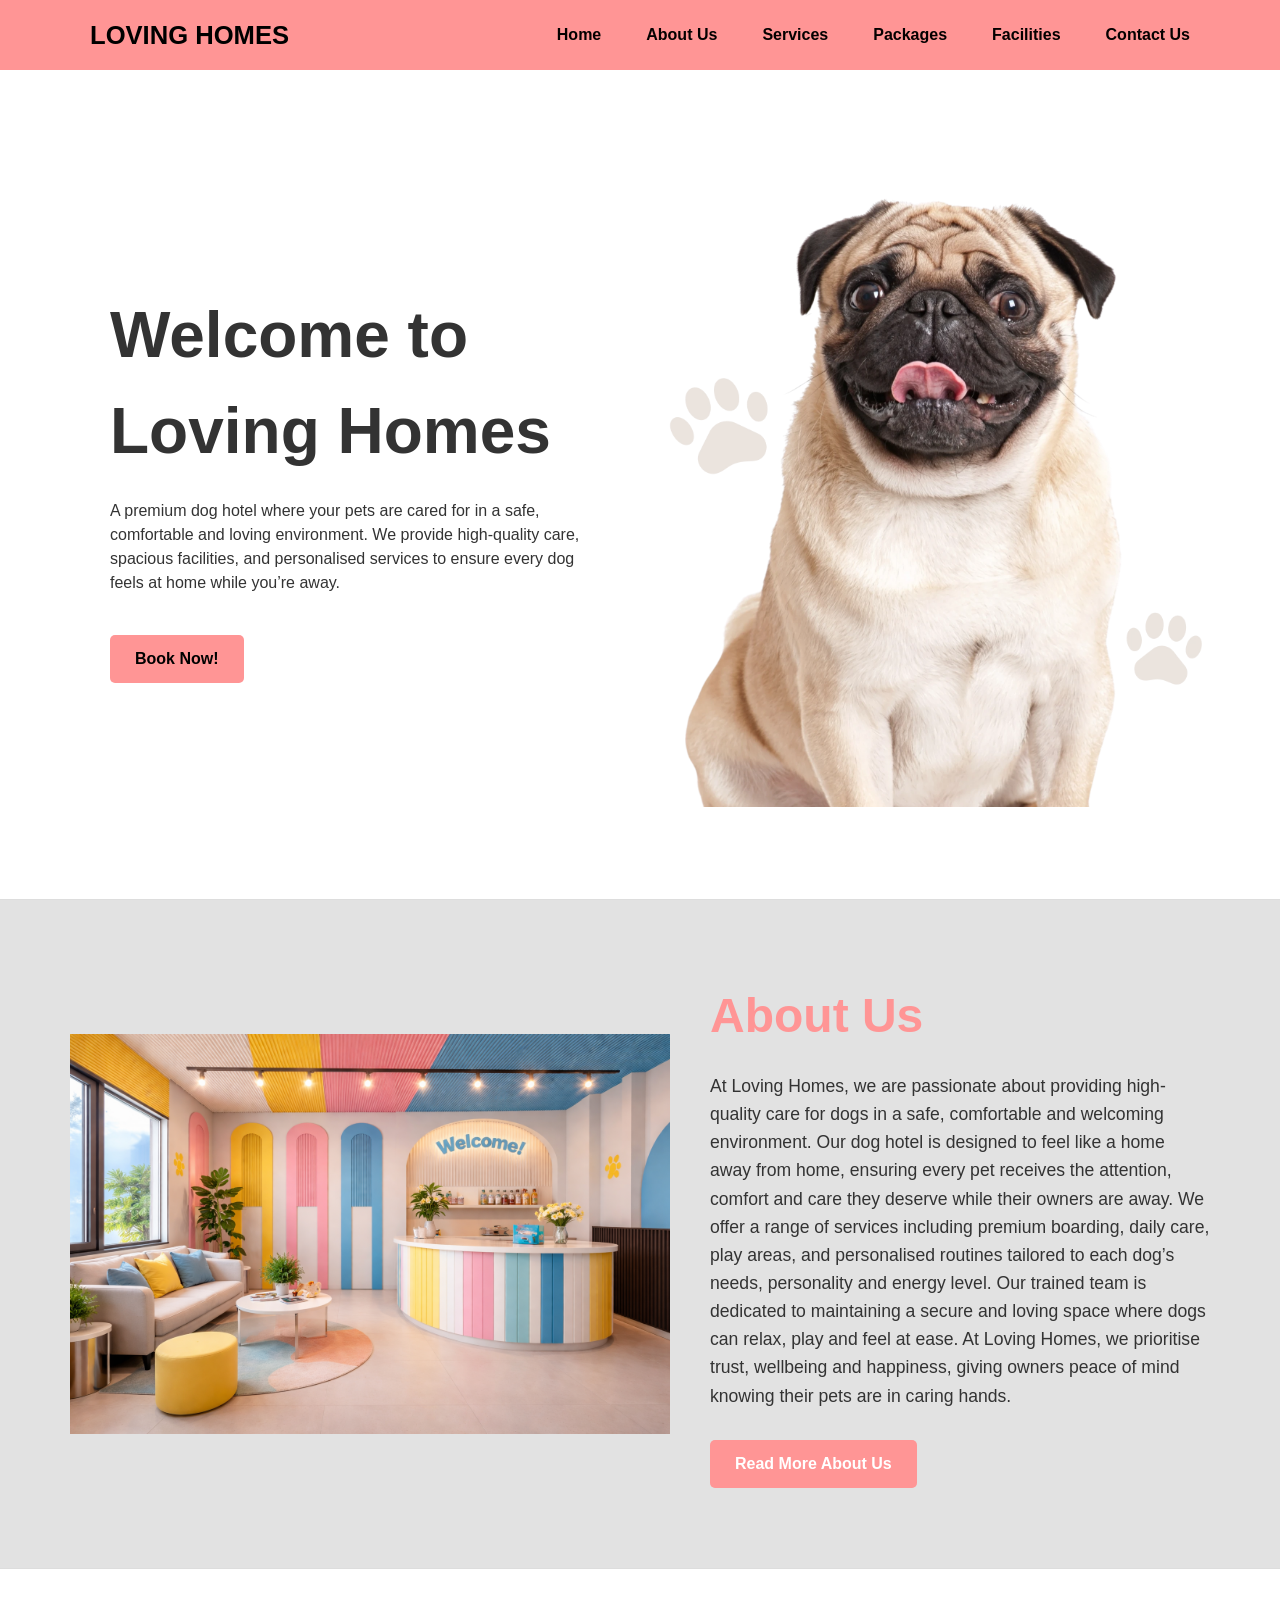
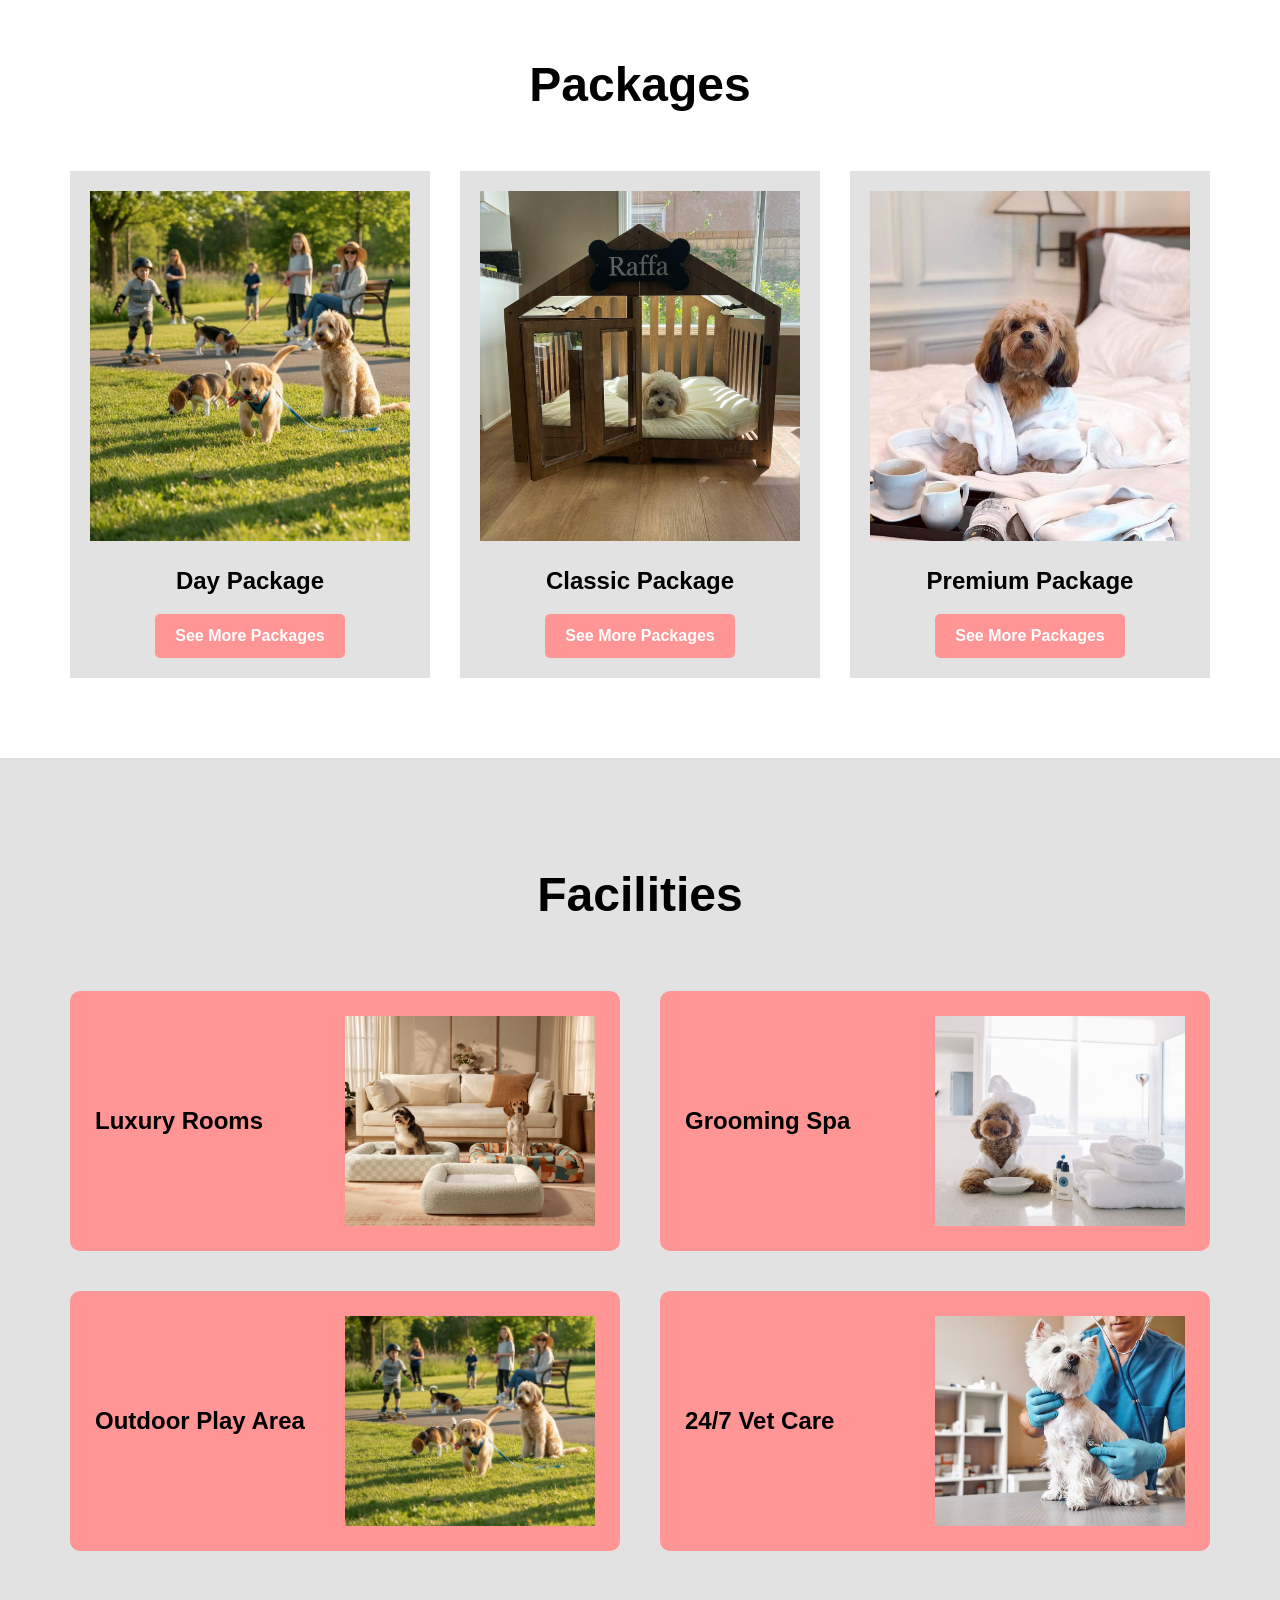
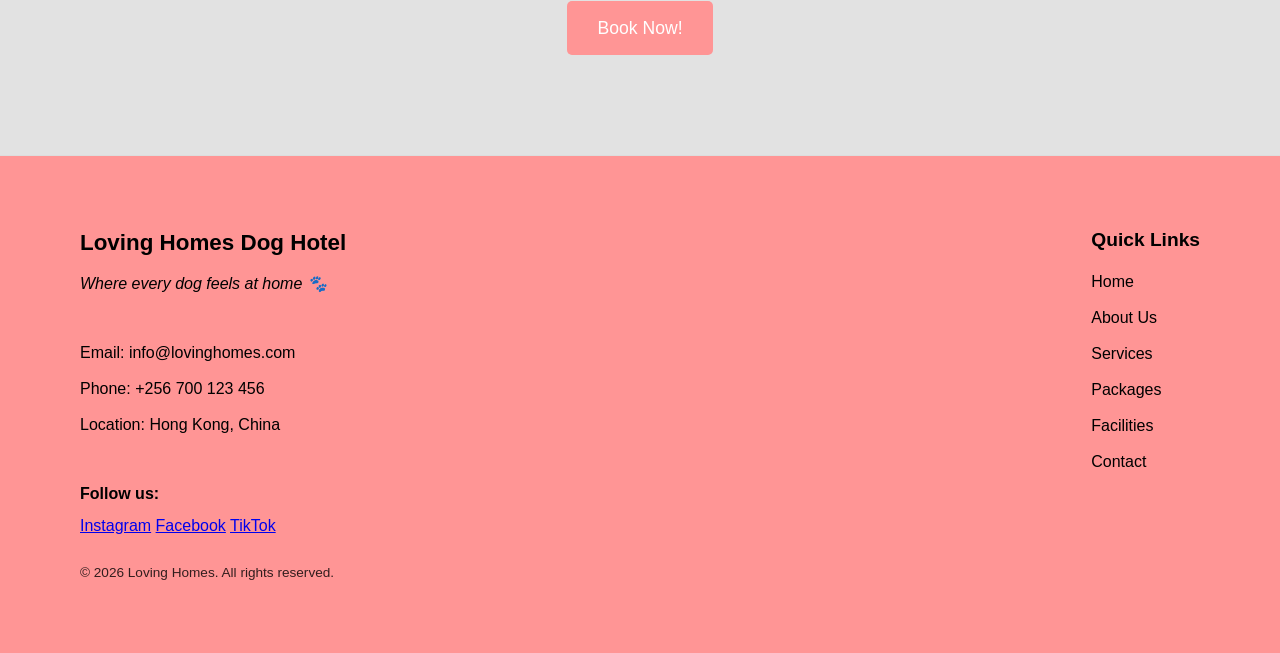
<file: index.html>
<!DOCTYPE html>
<html lang="en">
<head>
  <meta charset="UTF-8">
  <meta name="viewport" content="width=device-width, initial-scale=1.0">
  <title>Loving Homes Dog Hotel</title>

  <link rel="stylesheet" href="style.css">

</head>
<body>
  <!-- Header -->

  <header>
  <h1>LOVING HOMES</h1>

  <!-- BURGER ICON -->
  <div class="burger" onclick="toggleMenu()">
    ☰
  </div>

  <nav id="navMenu">
    <ul>
      <li><a href="index.html">Home</a></li>
      <li><a href="about.html">About Us</a></li>
      <li><a href="services.html">Services</a></li>
      <li><a href="packages.html">Packages</a></li>
      <li><a href="facilities.html">Facilities</a></li>
      <li><a href="contact.html">Contact Us</a></li>
    </ul>
  </nav>
</header>

<section class="hero">
  <div class="hero-text">
    <h2>Welcome to <br> Loving Homes</h2>
    <p>A premium dog hotel where your pets are cared for in a safe, comfortable and loving environment. We provide high-quality care, spacious facilities, and personalised services to ensure every dog feels at home while you’re away.</p>
    <a href="contact.html" class="hero-btn">Book Now!</a>
  </div>

  <div class="hero-image">
    <img src="images/happypug.webp" alt="Happy dog">
  </div>
</section>

<section class="about-preview">
  
  <div class="about-image">
    <img src="images/aboutus.png" alt="Dog hotel image">
  </div>

  <div class="about-text">
    <h2>About Us</h2>

    <p>
      At Loving Homes, we are passionate about providing high-quality care for dogs in a safe, comfortable and welcoming environment. Our dog hotel is designed to feel like a home away from home, ensuring every pet receives the attention, comfort and care they deserve while their owners are away. We offer a range of services including premium boarding, daily care, play areas, and personalised routines tailored to each dog’s needs, personality and energy level. Our trained team is dedicated to maintaining a secure and loving space where dogs can relax, play and feel at ease. At Loving Homes, we prioritise trust, wellbeing and happiness, giving owners peace of mind knowing their pets are in caring hands.
    </p>

    <a href="about.html" class="about-btn">Read More About Us</a>
  </div>

</section>

<section class="packages">

  <h2>Packages</h2>

  <div class="package-container">

    <div class="package-card">
      <img src="images/daypackage.jpg" alt="Day package dogs playing">
      <h3>Day Package</h3>
      <a href="packages.html" class="pkg-btn">See More Packages</a>
    </div>

    <div class="package-card">
      <img src="images/classicpackage.jpg" alt="Classic package dog spa">
      <h3>Classic Package</h3>
      <a href="packages.html" class="pkg-btn">See More Packages</a>
    </div>

    <div class="package-card">
      <img src="images/dogrelaxingonbed.jpg" alt="Luxury dog hotel suite">
      <h3>Premium Package</h3>
      <a href="packages.html" class="pkg-btn">See More Packages</a>
    </div>

  </div>

</section>

<section class="facilities">

  <h2>Facilities</h2>

  <div class="facility-grid">

    <div class="facility-card">
      <div class="facility-text">Luxury Rooms</div>
      <img src="images/dogbed.avif" alt="Luxury dog room">
    </div>

    <div class="facility-card">
      <div class="facility-text">Grooming Spa</div>
      <img src="images/dogspa.jpg" alt="Dog grooming spa">
    </div>

    <div class="facility-card">
      <div class="facility-text">Outdoor Play Area</div>
      <img src="images/daypackage.jpg" alt="Dog play area">
    </div>

    <div class="facility-card">
      <div class="facility-text">24/7 Vet Care</div>
      <img src="images/dogvet.jpg" alt="Veterinary care">
    </div>

  </div>

  <a href="contact.html" class="book-btn">Book Now!</a>
  
</section>

<footer class="footer">

  <div class="footer-container">

    <!-- LEFT -->
    <div class="footer-section">
      <h3>Loving Homes Dog Hotel</h3>
      <p class="motto">Where every dog feels at home 🐾</p>

      <div class="contact-info">
        <a href="contact.html">Email: info@lovinghomes.com</a>
        <a href="contact.html">Phone: +256 700 123 456</a>
        <a href="contact.html">Location: Hong Kong, China</a>
      </div>

      <div class="socials">
        <p>Follow us:</p>
        <a href="#">Instagram</a> 
        <a href="#">Facebook</a>
        <a href="#">TikTok</a>
      </div>

      <p class="copyright">
        © 2026 Loving Homes. All rights reserved.
      </p>
    </div>

    <!-- RIGHT -->
    <div class="footer-section">
      <h4>Quick Links</h4>

      <div class="footer-links">
        <a href="index.html">Home</a>
        <a href="about.html">About Us</a>
        <a href="services.html">Services</a>
        <a href="packages.html">Packages</a>
        <a href="facilities.html">Facilities</a>
        <a href="contact.html">Contact</a>
      </div>
    </div>

  </div>

</footer>

<script src="script.js"></script>
</body>
</html>
</file>
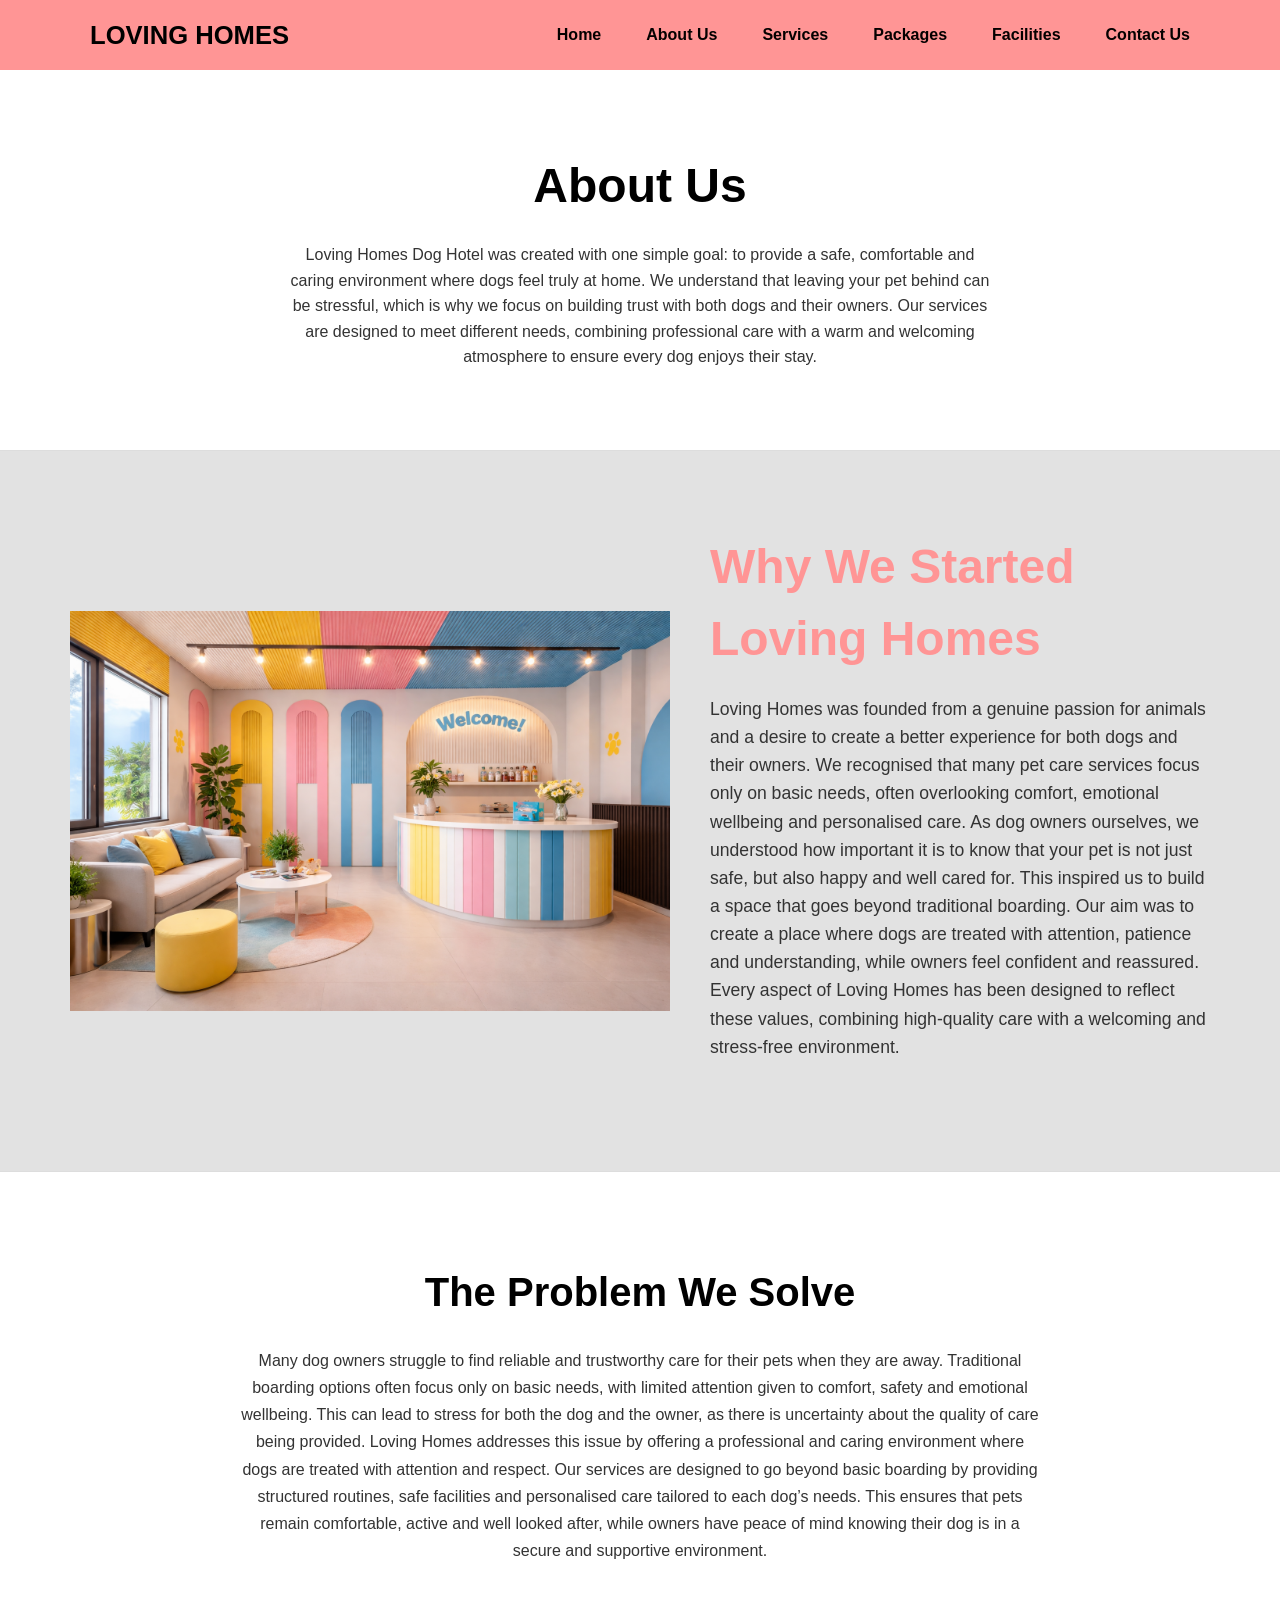
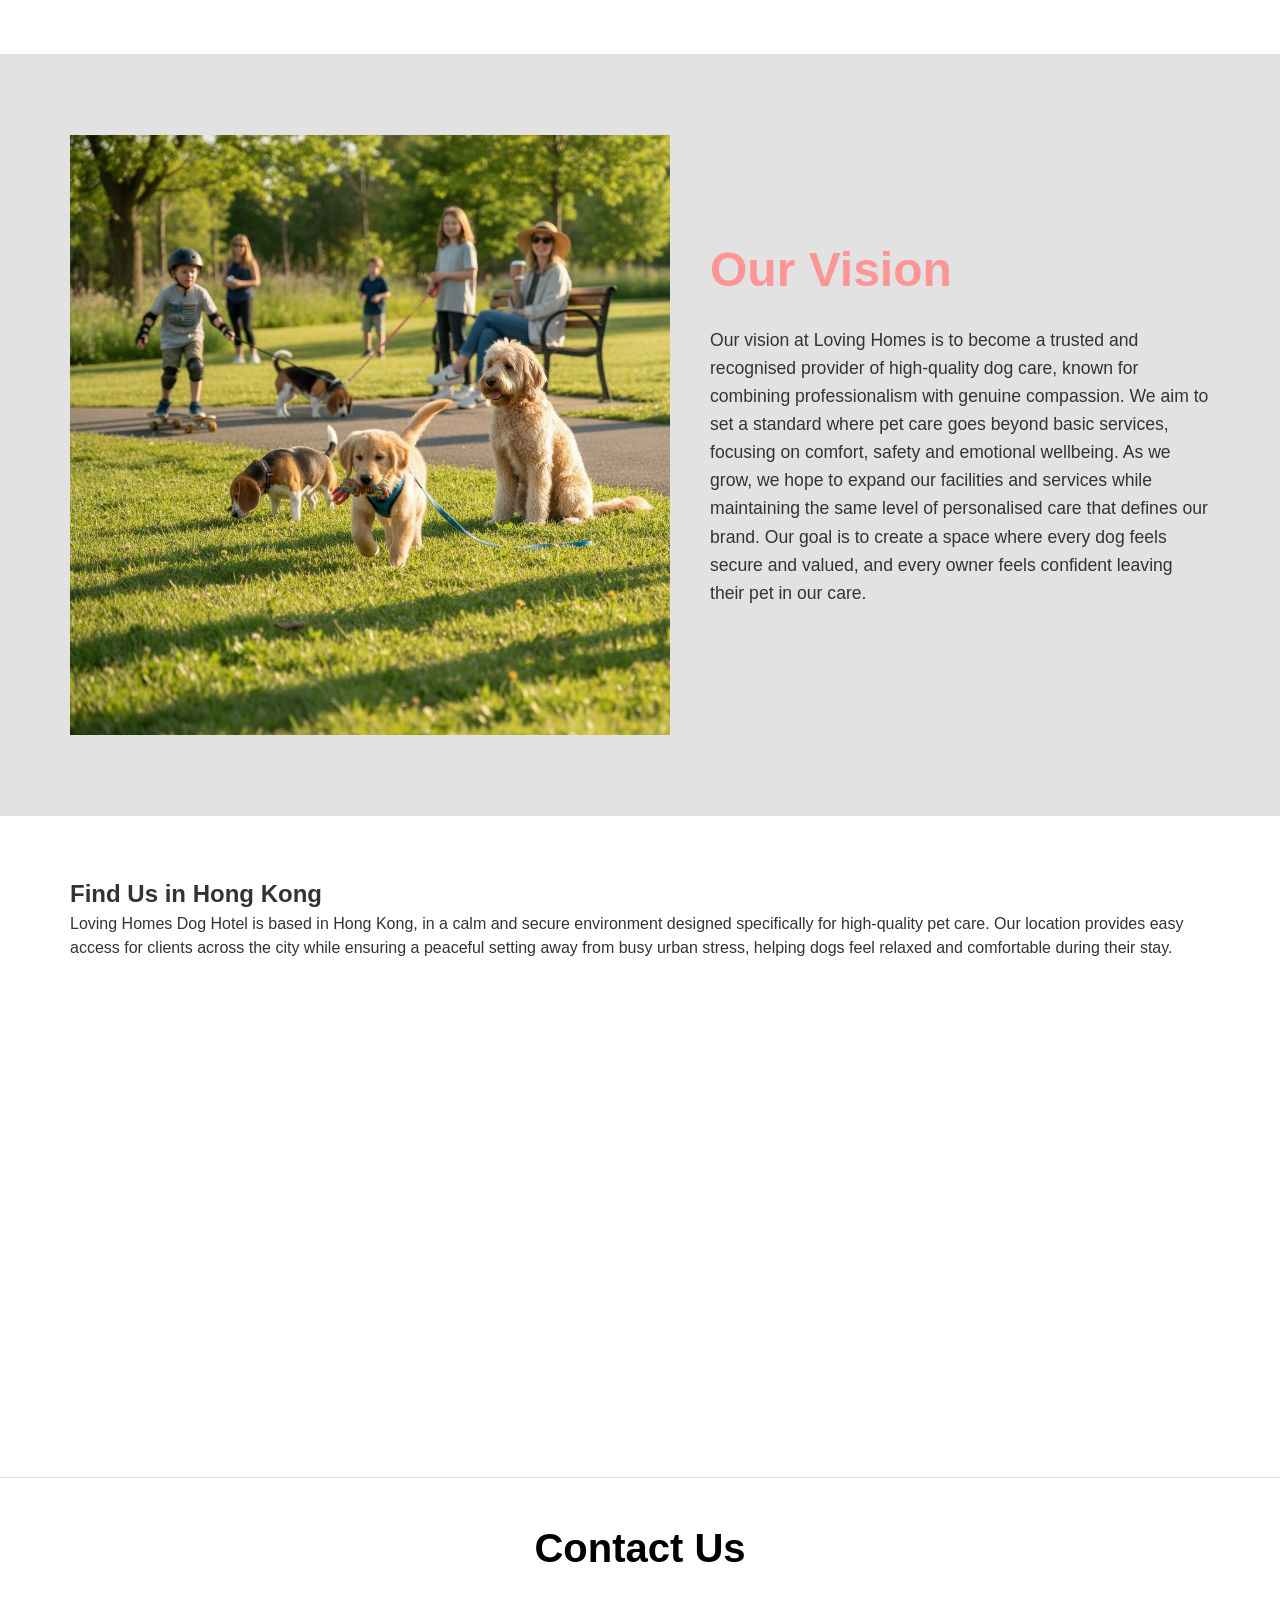
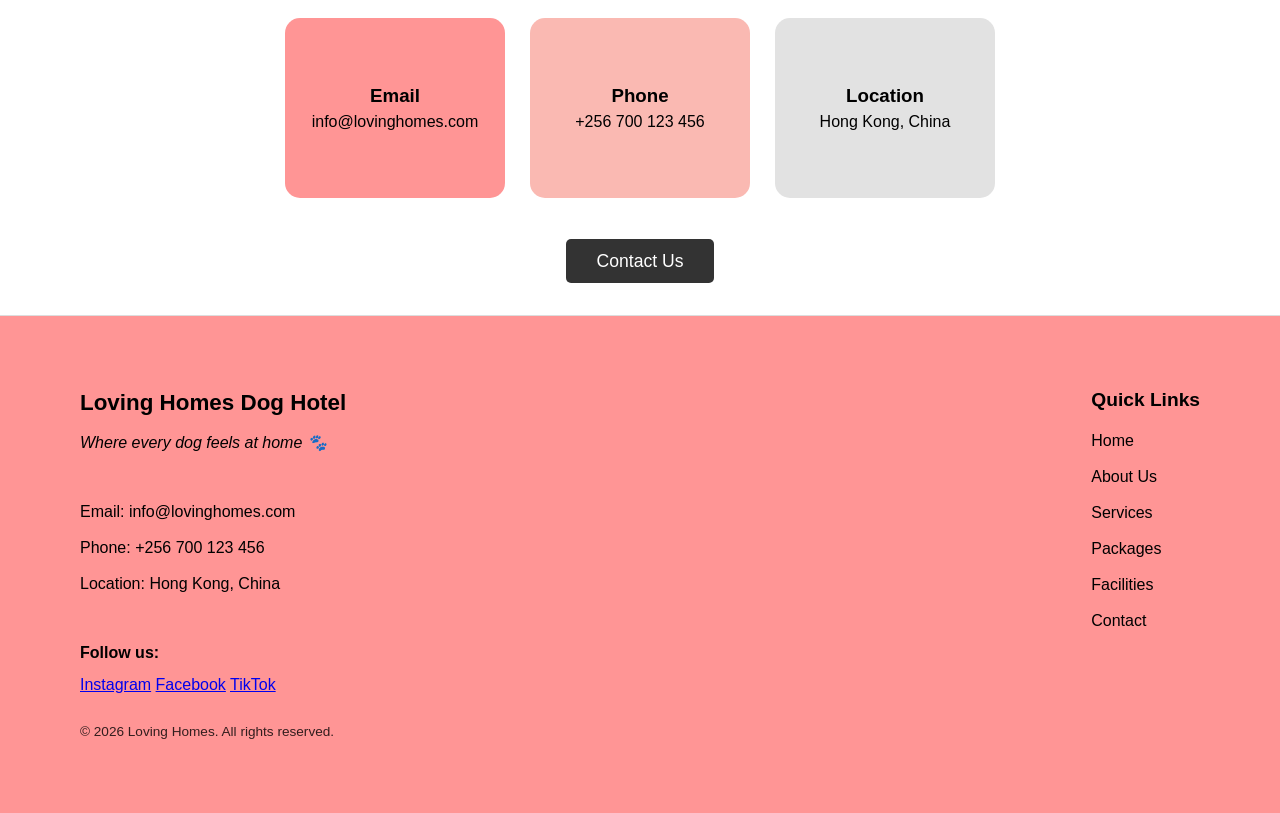
<file: about.html>
<!DOCTYPE html>
<html lang="en">
<head>
  <meta charset="UTF-8">
  <meta name="viewport" content="width=device-width, initial-scale=1.0">
  <title>Loving Homes Dog Hotel</title>

  <link rel="stylesheet" href="style.css">

</head>
<body>
  <!-- Header -->
  <header>
  <h1>LOVING HOMES</h1>

  <!-- BURGER ICON -->
  <div class="burger" onclick="toggleMenu()">
    ☰
  </div>

  <nav id="navMenu">
    <ul>
      <li><a href="index.html">Home</a></li>
      <li><a href="about.html">About Us</a></li>
      <li><a href="services.html">Services</a></li>
      <li><a href="packages.html">Packages</a></li>
      <li><a href="facilities.html">Facilities</a></li>
      <li><a href="contact.html">Contact Us</a></li>
    </ul>
  </nav>
</header>

<!-- INTRO -->
<section class="services-intro">
  <h2>About Us</h2>
<p>
  Loving Homes Dog Hotel was created with one simple goal: to provide a safe, comfortable and caring environment where dogs feel truly at home. We understand that leaving your pet behind can be stressful, which is why we focus on building trust with both dogs and their owners. Our services are designed to meet different needs, combining professional care with a warm and welcoming atmosphere to ensure every dog enjoys their stay.
</p>
</section>

<section class="about-preview">
  
  <!-- IMAGE LEFT -->
  <div class="about-image">
    <img src="images/aboutus.png" alt="Outdoor paddock for dogs">
  </div>

  <!-- TEXT RIGHT -->
  <div class="about-text">
    <h2>Why We Started Loving Homes</h2>

 <p>
  Loving Homes was founded from a genuine passion for animals and a desire to create a better experience for both dogs and their owners. We recognised that many pet care services focus only on basic needs, often overlooking comfort, emotional wellbeing and personalised care. As dog owners ourselves, we understood how important it is to know that your pet is not just safe, but also happy and well cared for.

  This inspired us to build a space that goes beyond traditional boarding. Our aim was to create a place where dogs are treated with attention, patience and understanding, while owners feel confident and reassured. Every aspect of Loving Homes has been designed to reflect these values, combining high-quality care with a welcoming and stress-free environment.
</p>
  </div>

</section>

<section class="problem-section">

  <h2>The Problem We Solve</h2>

  <p>
    Many dog owners struggle to find reliable and trustworthy care for their pets when they are away. Traditional boarding options often focus only on basic needs, with limited attention given to comfort, safety and emotional wellbeing. This can lead to stress for both the dog and the owner, as there is uncertainty about the quality of care being provided.

    Loving Homes addresses this issue by offering a professional and caring environment where dogs are treated with attention and respect. Our services are designed to go beyond basic boarding by providing structured routines, safe facilities and personalised care tailored to each dog’s needs. This ensures that pets remain comfortable, active and well looked after, while owners have peace of mind knowing their dog is in a secure and supportive environment.
  </p>

</section>

<section class="about-preview">
  
  <!-- IMAGE LEFT -->
  <div class="about-image">
    <img src="images/daypackage.jpg" alt="Outdoor paddock for dogs">
  </div>

  <!-- TEXT RIGHT -->
  <div class="about-text">
    <h2>Our Vision</h2>

<p>
  Our vision at Loving Homes is to become a trusted and recognised provider of high-quality dog care, known for combining professionalism with genuine compassion. We aim to set a standard where pet care goes beyond basic services, focusing on comfort, safety and emotional wellbeing.

  As we grow, we hope to expand our facilities and services while maintaining the same level of personalised care that defines our brand. Our goal is to create a space where every dog feels secure and valued, and every owner feels confident leaving their pet in our care.
</p>
  </div>

</section>

<section class="location-section">

  <h2 class="location-title">Find Us in Hong Kong</h2>

  <p>
    Loving Homes Dog Hotel is based in Hong Kong, in a calm and secure environment designed specifically for high-quality pet care. Our location provides easy access for clients across the city while ensuring a peaceful setting away from busy urban stress, helping dogs feel relaxed and comfortable during their stay.
  </p>

  <div class="map-container">
    <iframe 
      src="https://www.google.com/maps?q=Hong+Kong&output=embed"
      width="100%" 
      height="450" 
      style="border:0;" 
      allowfullscreen="" 
      loading="lazy">
    </iframe>
  </div>

</section>

<section class="contact-section">

  <h2>Contact Us</h2>

  <div class="contact-cards">

    <!-- EMAIL -->
    <div class="contact-card pink">
      <h3>Email</h3>
      <p>info@lovinghomes.com</p>
    </div>

    <!-- PHONE -->
    <div class="contact-card light-pink">
      <h3>Phone</h3>
      <p>+256 700 123 456</p>
    </div>

    <!-- LOCATION -->
    <div class="contact-card grey">
      <h3>Location</h3>
      <p>Hong Kong, China</p>
    </div>

  </div>

  <div class="contact-btn-container">
    <a href="contact.html" class="contact-btn">Contact Us</a>
  </div>

</section>

<!-- FOOTER -->
<footer class="footer">

  <div class="footer-container">

    <div class="footer-section">
      <h3>Loving Homes Dog Hotel</h3>
      <p class="motto">Where every dog feels at home 🐾</p>

      <div class="contact-info">
        <a href="contact.html">Email: info@lovinghomes.com</a>
        <a href="contact.html">Phone: +256 700 123 456</a>
        <a href="contact.html">Location: Hong Kong, China</a>
      </div>

      <div class="socials">
        <p>Follow us:</p>
        <a href="#">Instagram</a>
        <a href="#">Facebook</a>
        <a href="#">TikTok</a>
      </div>

      <p class="copyright">
        © 2026 Loving Homes. All rights reserved.
      </p>
    </div>

    <div class="footer-section">
      <h4>Quick Links</h4>

      <div class="footer-links">
        <a href="index.html">Home</a>
        <a href="about.html">About Us</a>
        <a href="services.html">Services</a>
        <a href="packages.html">Packages</a>
        <a href="facilities.html">Facilities</a>
        <a href="contact.html">Contact</a>
      </div>
    </div>

  </div>

</footer>

<script src="script.js"></script>
</body>
</html>
</file>
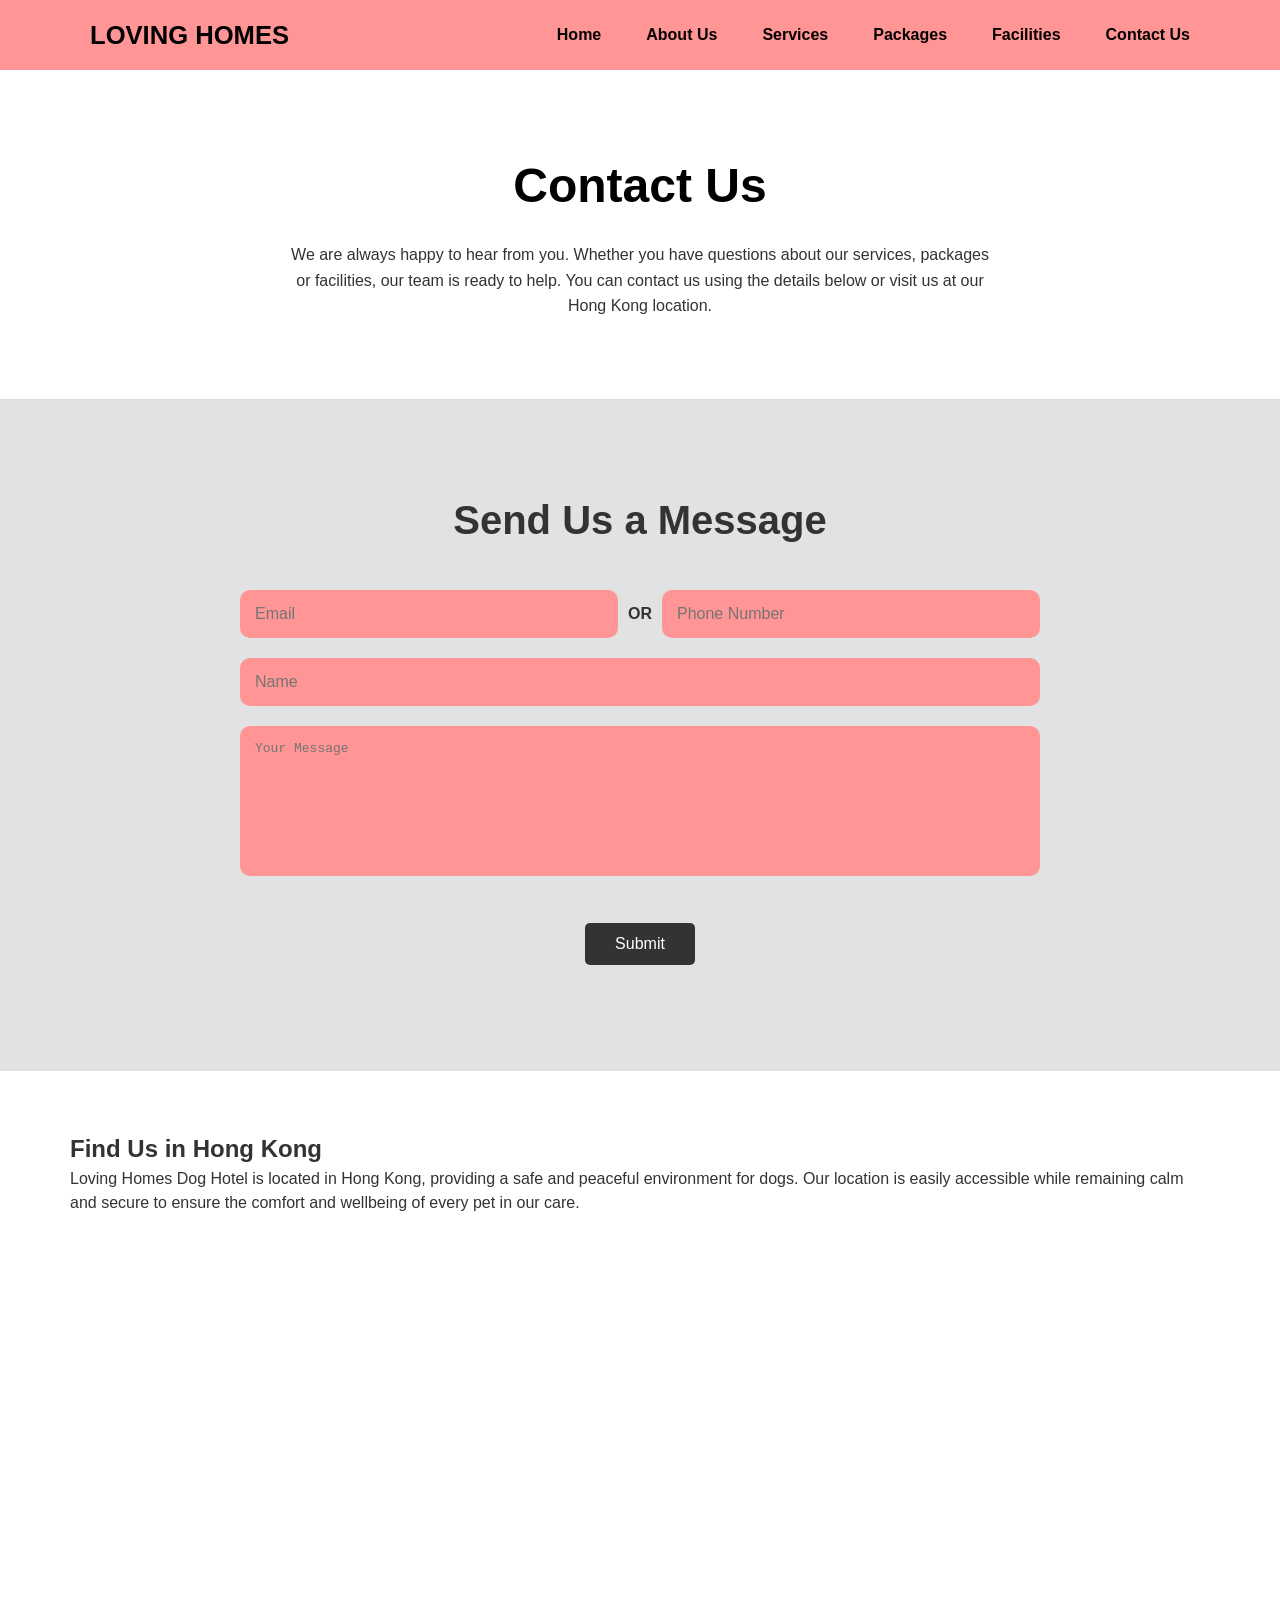
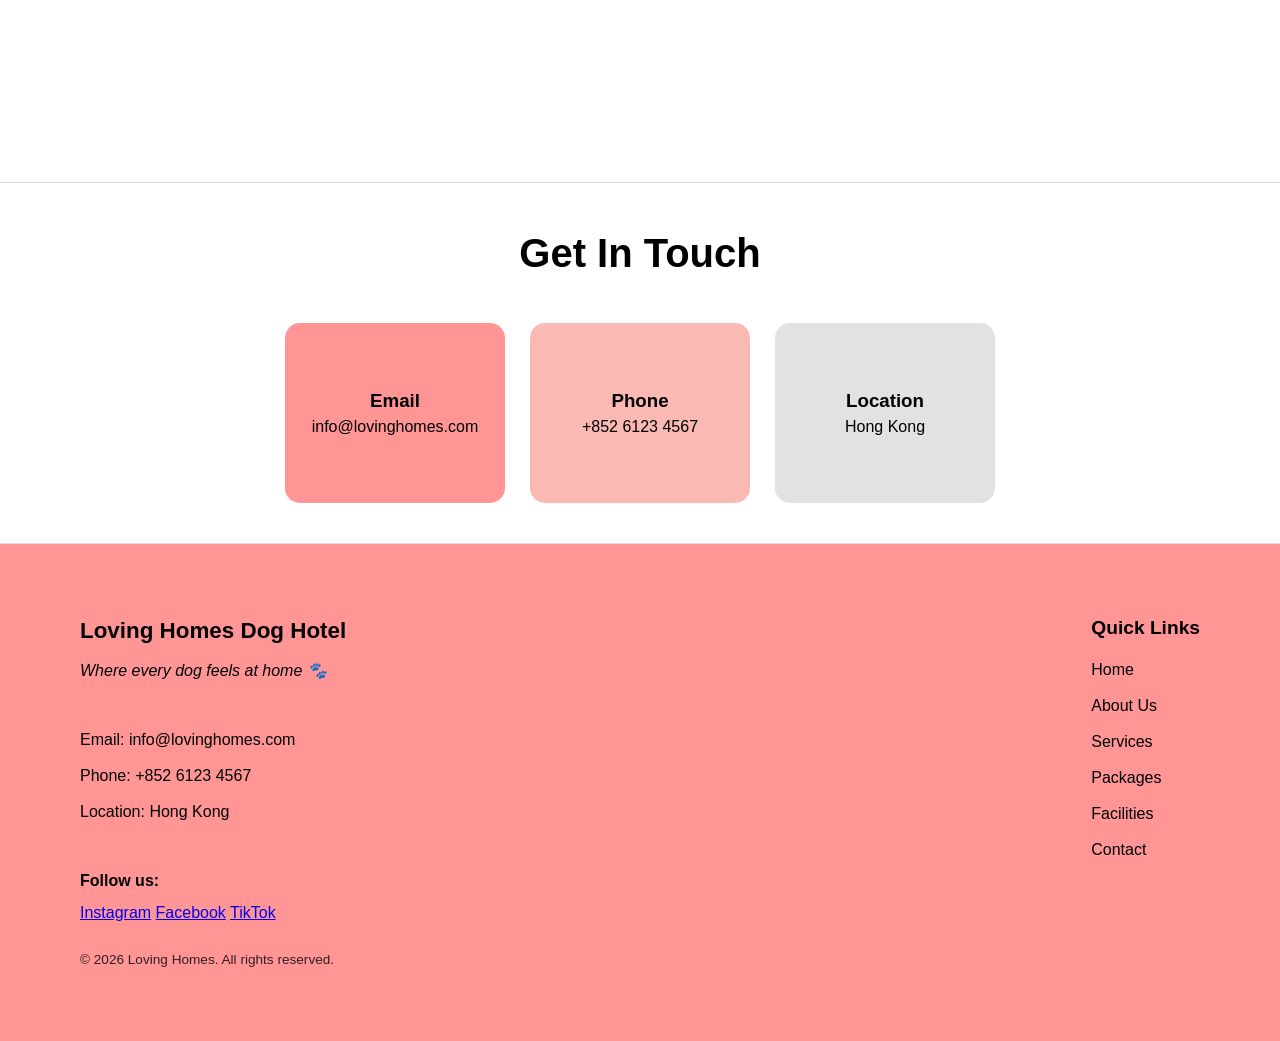
<file: contact.html>
<!DOCTYPE html>
<html lang="en">
<head>
  <meta charset="UTF-8">
  <meta name="viewport" content="width=device-width, initial-scale=1.0">
  <title>Contact Us | Loving Homes Dog Hotel</title>
  <link rel="stylesheet" href="style.css">
</head>

<body>

<!-- HEADER -->
  <header>
  <h1>LOVING HOMES</h1>

  <!-- BURGER ICON -->
  <div class="burger" onclick="toggleMenu()">
    ☰
  </div>

  <nav id="navMenu">
    <ul>
      <li><a href="index.html">Home</a></li>
      <li><a href="about.html">About Us</a></li>
      <li><a href="services.html">Services</a></li>
      <li><a href="packages.html">Packages</a></li>
      <li><a href="facilities.html">Facilities</a></li>
      <li><a href="contact.html">Contact Us</a></li>
    </ul>
  </nav>
</header>

<!-- INTRO -->
<section class="services-intro">
  <h2>Contact Us</h2>

  <p>
    We are always happy to hear from you. Whether you have questions about our services, packages or facilities, our team is ready to help. You can contact us using the details below or visit us at our Hong Kong location.
  </p>
</section>


<section class="contact-form-section">

  <h2>Send Us a Message</h2>

 <form id="contactForm">

  <div class="row">
    <input type="email" id="email" placeholder="Email">
    <span class="or-text">OR</span>
    <input type="text" id="phone" placeholder="Phone Number">
  </div>

  <input type="text" id="name" placeholder="Name" class="full-input">

  <textarea id="message" placeholder="Your Message"></textarea>

  <button type="submit">Submit</button>

</form>

<p id="errorMessage"></p>
<p id="successMessage">Message submitted successfully ✔</p>

  <p id="successMessage">Message submitted successfully ✔</p>

</section>


<!-- LOCATION -->
<section class="location-section">

  <h2 class="location-title">Find Us in Hong Kong</h2>

  <p>
    Loving Homes Dog Hotel is located in Hong Kong, providing a safe and peaceful environment for dogs. Our location is easily accessible while remaining calm and secure to ensure the comfort and wellbeing of every pet in our care.
  </p>

  <div class="map-container">
    <iframe 
      src="https://www.google.com/maps?q=Hong+Kong&output=embed"
      width="100%" 
      height="500" 
      style="border:0;" 
      allowfullscreen="" 
      loading="lazy">
    </iframe>
  </div>

</section>

<!-- CONTACT CARDS -->
<section class="contact-section">

  <h2>Get In Touch</h2>

  <div class="contact-cards">

    <div class="contact-card pink">
      <h3>Email</h3>
      <p>info@lovinghomes.com</p>
    </div>

    <div class="contact-card light-pink">
      <h3>Phone</h3>
      <p>+852 6123 4567</p>
    </div>

    <div class="contact-card grey">
      <h3>Location</h3>
      <p>Hong Kong</p>
    </div>

  </div>

</section>

<!-- FOOTER -->
<footer class="footer">

  <div class="footer-container">

    <div class="footer-section">
      <h3>Loving Homes Dog Hotel</h3>
      <p class="motto">Where every dog feels at home 🐾</p>

      <div class="contact-info">
        <a href="mailto:info@lovinghomes.com">Email: info@lovinghomes.com</a>
        <a href="tel:+85261234567">Phone: +852 6123 4567</a>
        <a href="contact.html">Location: Hong Kong</a>
      </div>

      <div class="socials">
        <p>Follow us:</p>
        <a href="#">Instagram</a>
        <a href="#">Facebook</a>
        <a href="#">TikTok</a>
      </div>

      <p class="copyright">
        © 2026 Loving Homes. All rights reserved.
      </p>
    </div>

    <div class="footer-section">
      <h4>Quick Links</h4>

      <div class="footer-links">
        <a href="index.html">Home</a>
        <a href="about.html">About Us</a>
        <a href="services.html">Services</a>
        <a href="packages.html">Packages</a>
        <a href="facilities.html">Facilities</a>
        <a href="contact.html">Contact</a>
      </div>
    </div>

  </div>

</footer>

<script src="script.js"></script>
</body>
</html>
</file>
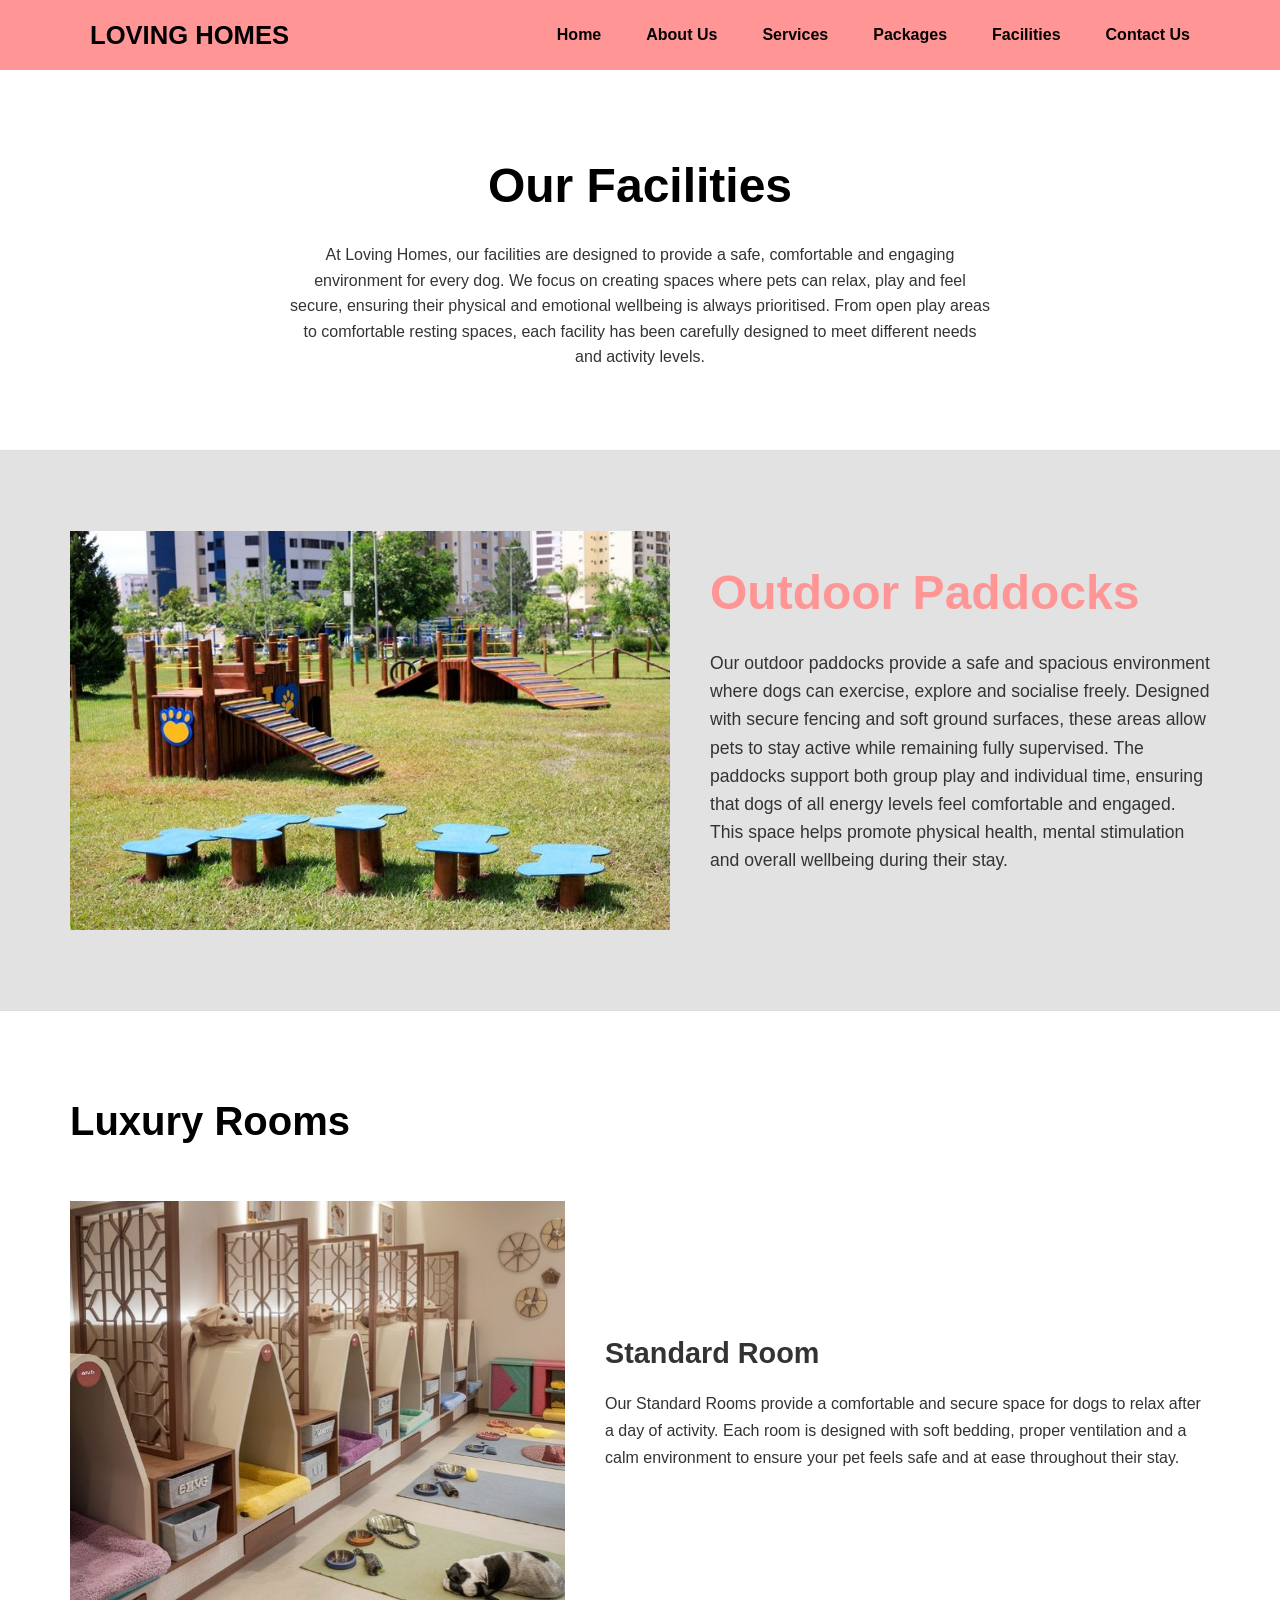
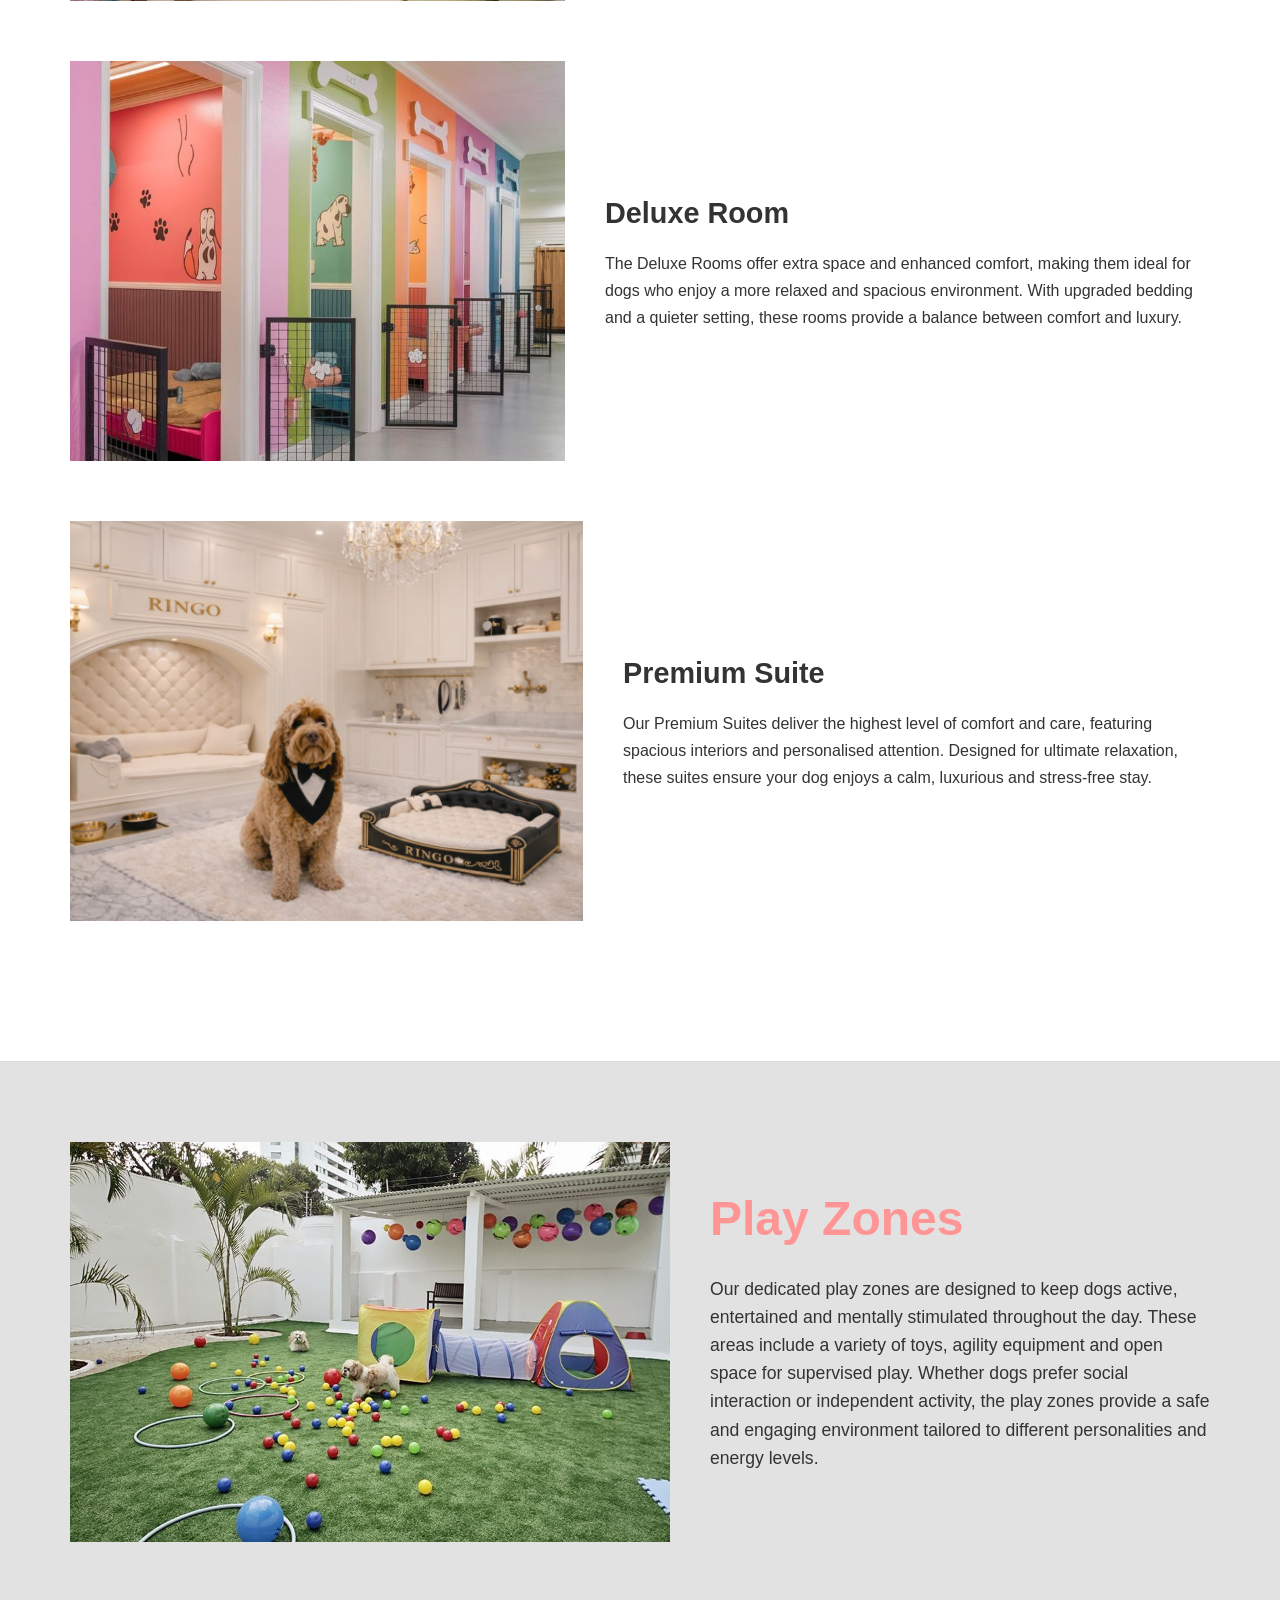
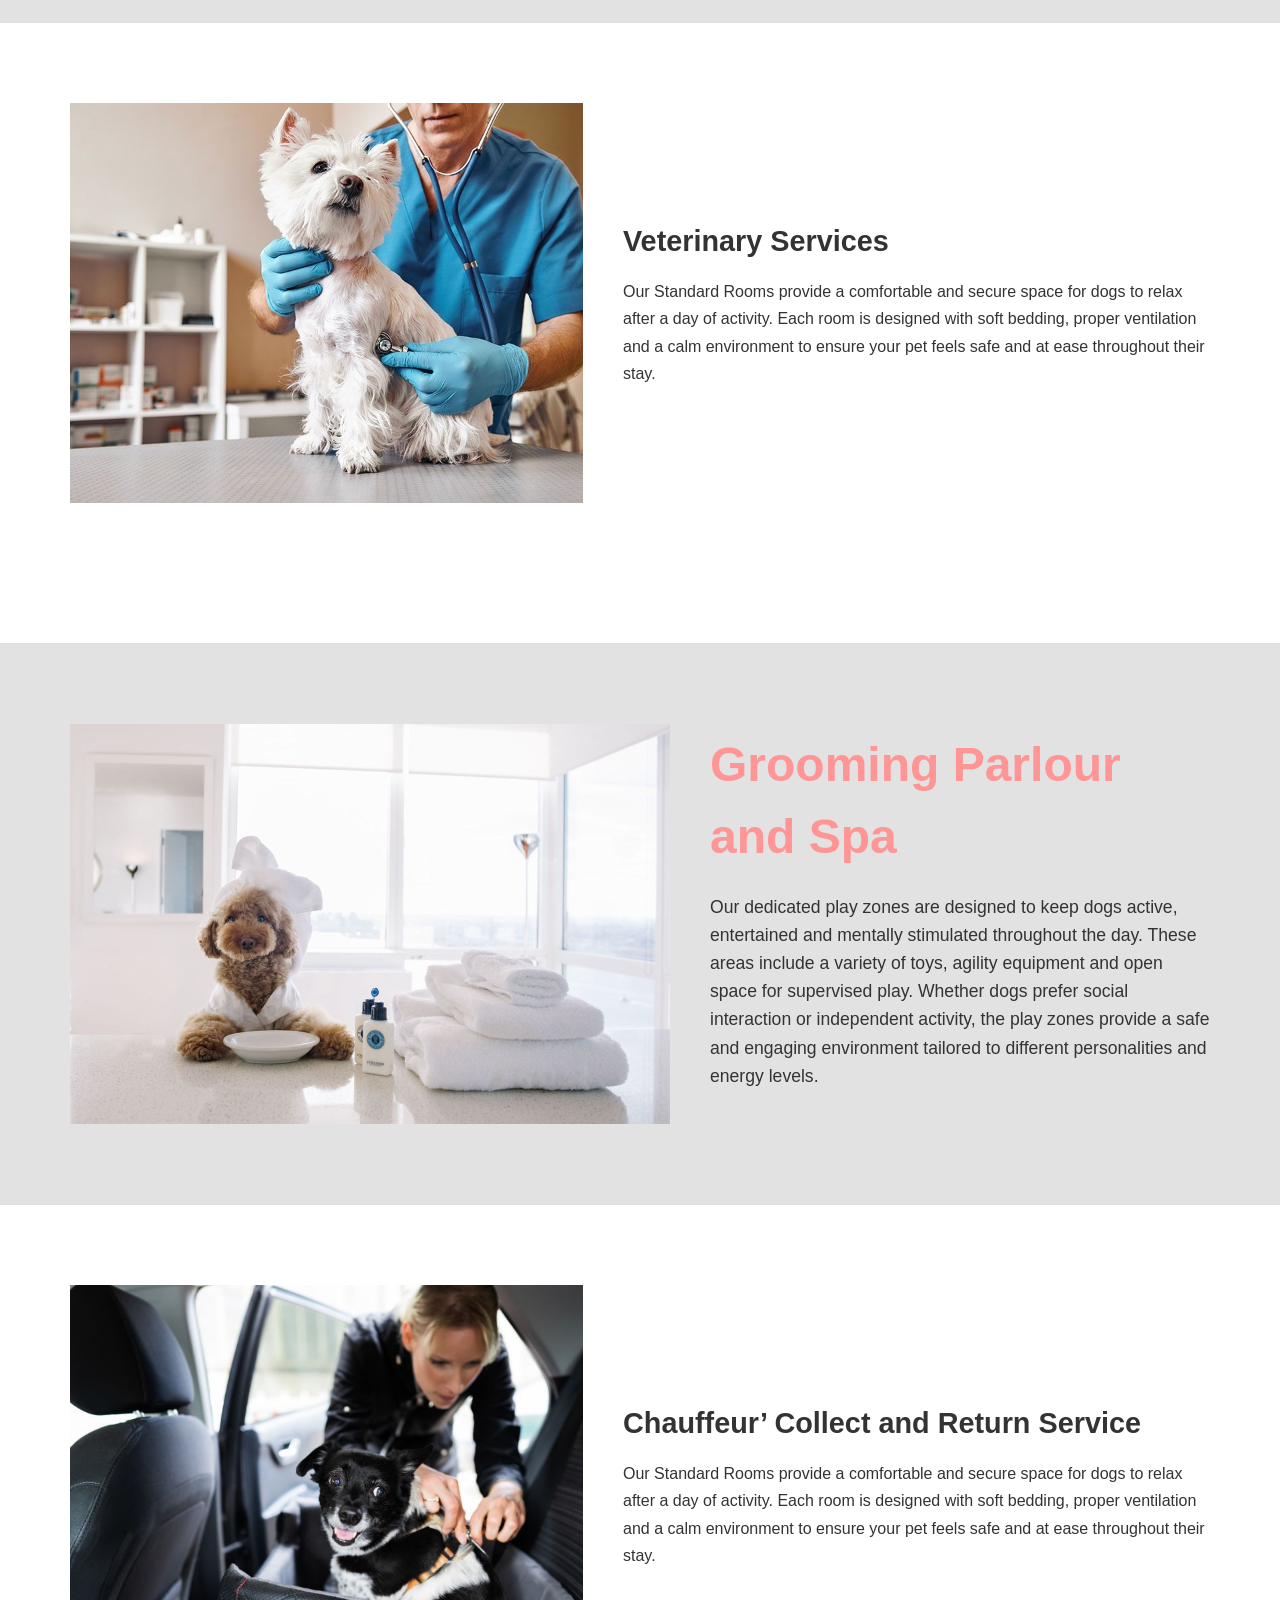
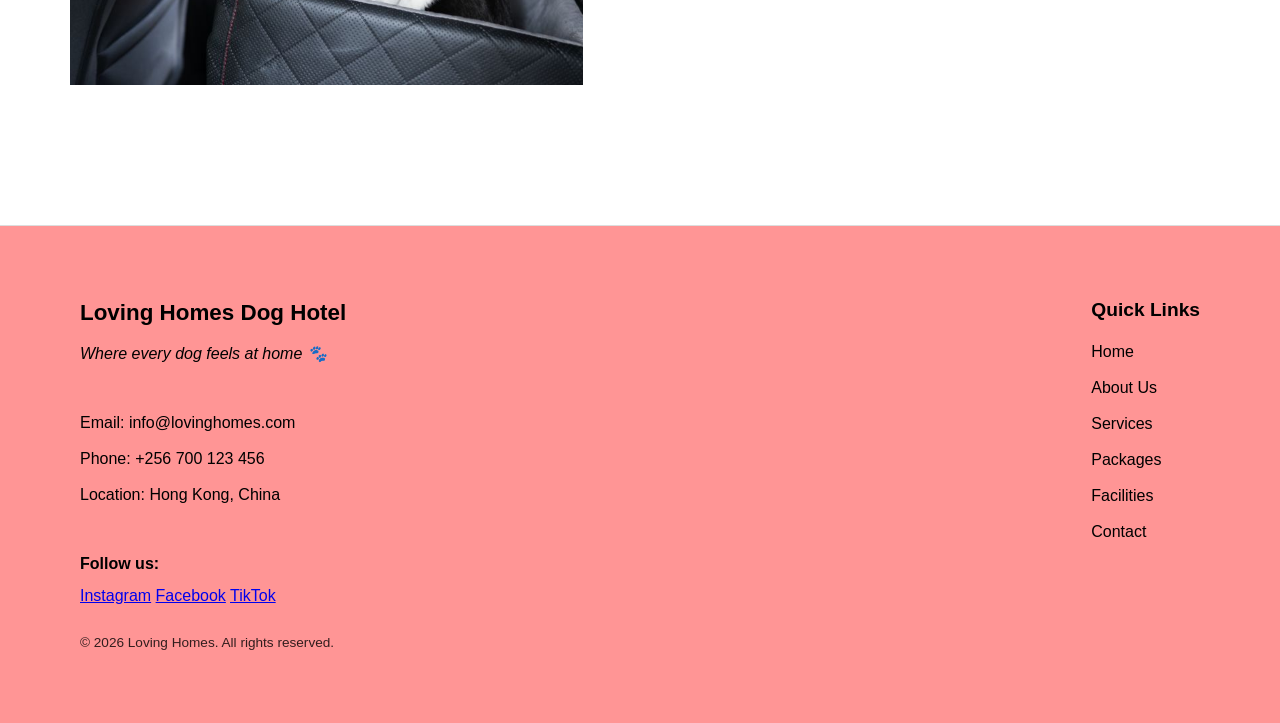
<file: facilities.html>
<!DOCTYPE html>
<html lang="en">
<head>
  <meta charset="UTF-8">
  <meta name="viewport" content="width=device-width, initial-scale=1.0">
  <title>Loving Homes Dog Hotel</title>

  <link rel="stylesheet" href="style.css">

</head>
<body>
  <!-- Header -->
  <header>
  <h1>LOVING HOMES</h1>

  <!-- BURGER ICON -->
  <div class="burger" onclick="toggleMenu()">
    ☰
  </div>

  <nav id="navMenu">
    <ul>
      <li><a href="index.html">Home</a></li>
      <li><a href="about.html">About Us</a></li>
      <li><a href="services.html">Services</a></li>
      <li><a href="packages.html">Packages</a></li>
      <li><a href="facilities.html">Facilities</a></li>
      <li><a href="contact.html">Contact Us</a></li>
    </ul>
  </nav>
</header>

<!-- INTRO -->
<section class="services-intro">
  <h2>Our Facilities</h2>
<p>
  At Loving Homes, our facilities are designed to provide a safe, comfortable and engaging environment for every dog. We focus on creating spaces where pets can relax, play and feel secure, ensuring their physical and emotional wellbeing is always prioritised. From open play areas to comfortable resting spaces, each facility has been carefully designed to meet different needs and activity levels.
</p>
</section>

<section class="about-preview">
  
  <!-- IMAGE LEFT -->
  <div class="about-image">
    <img src="images/paddocks.jpg" alt="Outdoor paddock for dogs">
  </div>

  <!-- TEXT RIGHT -->
  <div class="about-text">
    <h2>Outdoor Paddocks</h2>

    <p>
      Our outdoor paddocks provide a safe and spacious environment where dogs can exercise, explore and socialise freely. Designed with secure fencing and soft ground surfaces, these areas allow pets to stay active while remaining fully supervised. The paddocks support both group play and individual time, ensuring that dogs of all energy levels feel comfortable and engaged. This space helps promote physical health, mental stimulation and overall wellbeing during their stay.
    </p>
  </div>

</section>

<!-- LUXURY ROOMS SECTION -->
<section class="rooms">

  <h2 class="rooms-main-title">Luxury Rooms</h2>

  <!-- ROOM 1 -->
  <div class="room">
    <img src="images/standardroom.jpg" alt="Standard Room">

    <div class="room-text">
      <h3>Standard Room</h3>
      <p>
        Our Standard Rooms provide a comfortable and secure space for dogs to relax after a day of activity. Each room is designed with soft bedding, proper ventilation and a calm environment to ensure your pet feels safe and at ease throughout their stay.
      </p>
    </div>
  </div>

  <!-- ROOM 2 -->
  <div class="room">
    <img src="images/deluxe room.jpg" alt="Deluxe Room">

    <div class="room-text">
      <h3>Deluxe Room</h3>
      <p>
        The Deluxe Rooms offer extra space and enhanced comfort, making them ideal for dogs who enjoy a more relaxed and spacious environment. With upgraded bedding and a quieter setting, these rooms provide a balance between comfort and luxury.
      </p>
    </div>
  </div>

  <!-- ROOM 3 -->
  <div class="room">
    <img src="images/premium.avif" alt="Premium Suite">

    <div class="room-text">
      <h3>Premium Suite</h3>
      <p>
        Our Premium Suites deliver the highest level of comfort and care, featuring spacious interiors and personalised attention. Designed for ultimate relaxation, these suites ensure your dog enjoys a calm, luxurious and stress-free stay.
      </p>
    </div>
  </div>

</section>

<section class="about-preview">
  
  <!-- IMAGE LEFT -->
  <div class="about-image">
    <img src="images/playzone.jpg" alt="Dog play zone">
  </div>

  <!-- TEXT RIGHT -->
  <div class="about-text">
    <h2>Play Zones</h2>

    <p>
      Our dedicated play zones are designed to keep dogs active, entertained and mentally stimulated throughout the day. These areas include a variety of toys, agility equipment and open space for supervised play. Whether dogs prefer social interaction or independent activity, the play zones provide a safe and engaging environment tailored to different personalities and energy levels.
    </p>
  </div>

</section>


<!-- LUXURY ROOMS SECTION -->
<section class="rooms">

  <!-- ROOM 1 -->
  <div class="room">
    <img src="images/dogvet.jpg" alt="Standard Room">

    <div class="room-text">
      <h3>Veterinary Services</h3>
      <p>
        Our Standard Rooms provide a comfortable and secure space for dogs to relax after a day of activity. Each room is designed with soft bedding, proper ventilation and a calm environment to ensure your pet feels safe and at ease throughout their stay.
      </p>
    </div>
  </div>

</section>


<section class="about-preview">
  
  <!-- IMAGE LEFT -->
  <div class="about-image">
    <img src="images/dogspa.jpg" alt="Dog play zone">
  </div>

  <!-- TEXT RIGHT -->
  <div class="about-text">
    <h2>Grooming Parlour and Spa</h2>

    <p>
      Our dedicated play zones are designed to keep dogs active, entertained and mentally stimulated throughout the day. These areas include a variety of toys, agility equipment and open space for supervised play. Whether dogs prefer social interaction or independent activity, the play zones provide a safe and engaging environment tailored to different personalities and energy levels.
    </p>
  </div>

</section>

<!-- LUXURY ROOMS SECTION -->
<section class="rooms">

  <!-- ROOM 1 -->
  <div class="room">
    <img src="images/collectdogs.jpg" alt="Standard Room">

    <div class="room-text">
      <h3>Chauffeur’ Collect and Return Service</h3>
      <p>
        Our Standard Rooms provide a comfortable and secure space for dogs to relax after a day of activity. Each room is designed with soft bedding, proper ventilation and a calm environment to ensure your pet feels safe and at ease throughout their stay.
      </p>
    </div>
  </div>

</section>

<footer class="footer">

  <div class="footer-container">

    <!-- LEFT -->
    <div class="footer-section">
      <h3>Loving Homes Dog Hotel</h3>
      <p class="motto">Where every dog feels at home 🐾</p>

      <div class="contact-info">
        <a href="contact.html">Email: info@lovinghomes.com</a>
        <a href="contact.html">Phone: +256 700 123 456</a>
        <a href="contact.html">Location: Hong Kong, China</a>
      </div>

      <div class="socials">
        <p>Follow us:</p>
        <a href="#">Instagram</a> 
        <a href="#">Facebook</a>
        <a href="#">TikTok</a>
      </div>

      <p class="copyright">
        © 2026 Loving Homes. All rights reserved.
      </p>
    </div>

    <!-- RIGHT -->
    <div class="footer-section">
      <h4>Quick Links</h4>

      <div class="footer-links">
        <a href="index.html">Home</a>
        <a href="about.html">About Us</a>
        <a href="services.html">Services</a>
        <a href="packages.html">Packages</a>
        <a href="facilities.html">Facilities</a>
        <a href="contact.html">Contact</a>
      </div>
    </div>

  </div>

</footer>

<script src="script.js"></script>
</body>
</html>
</file>
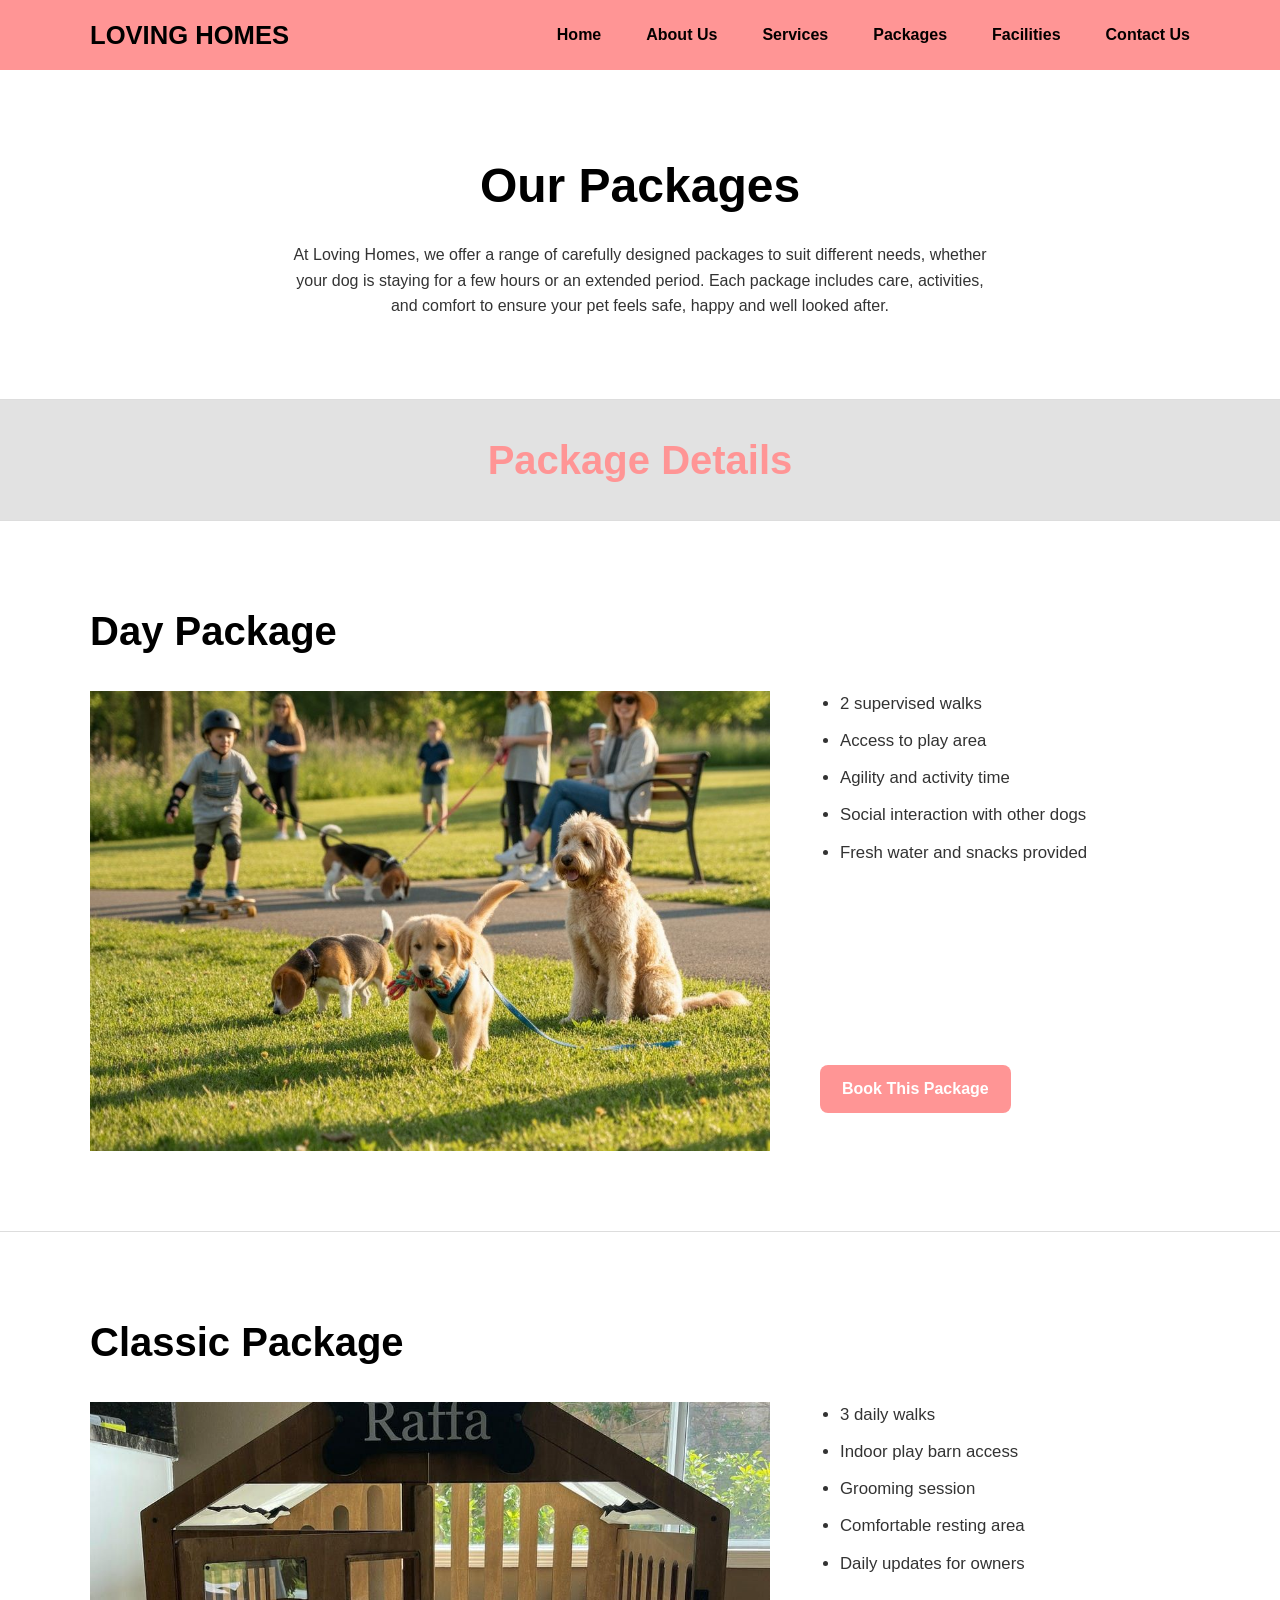
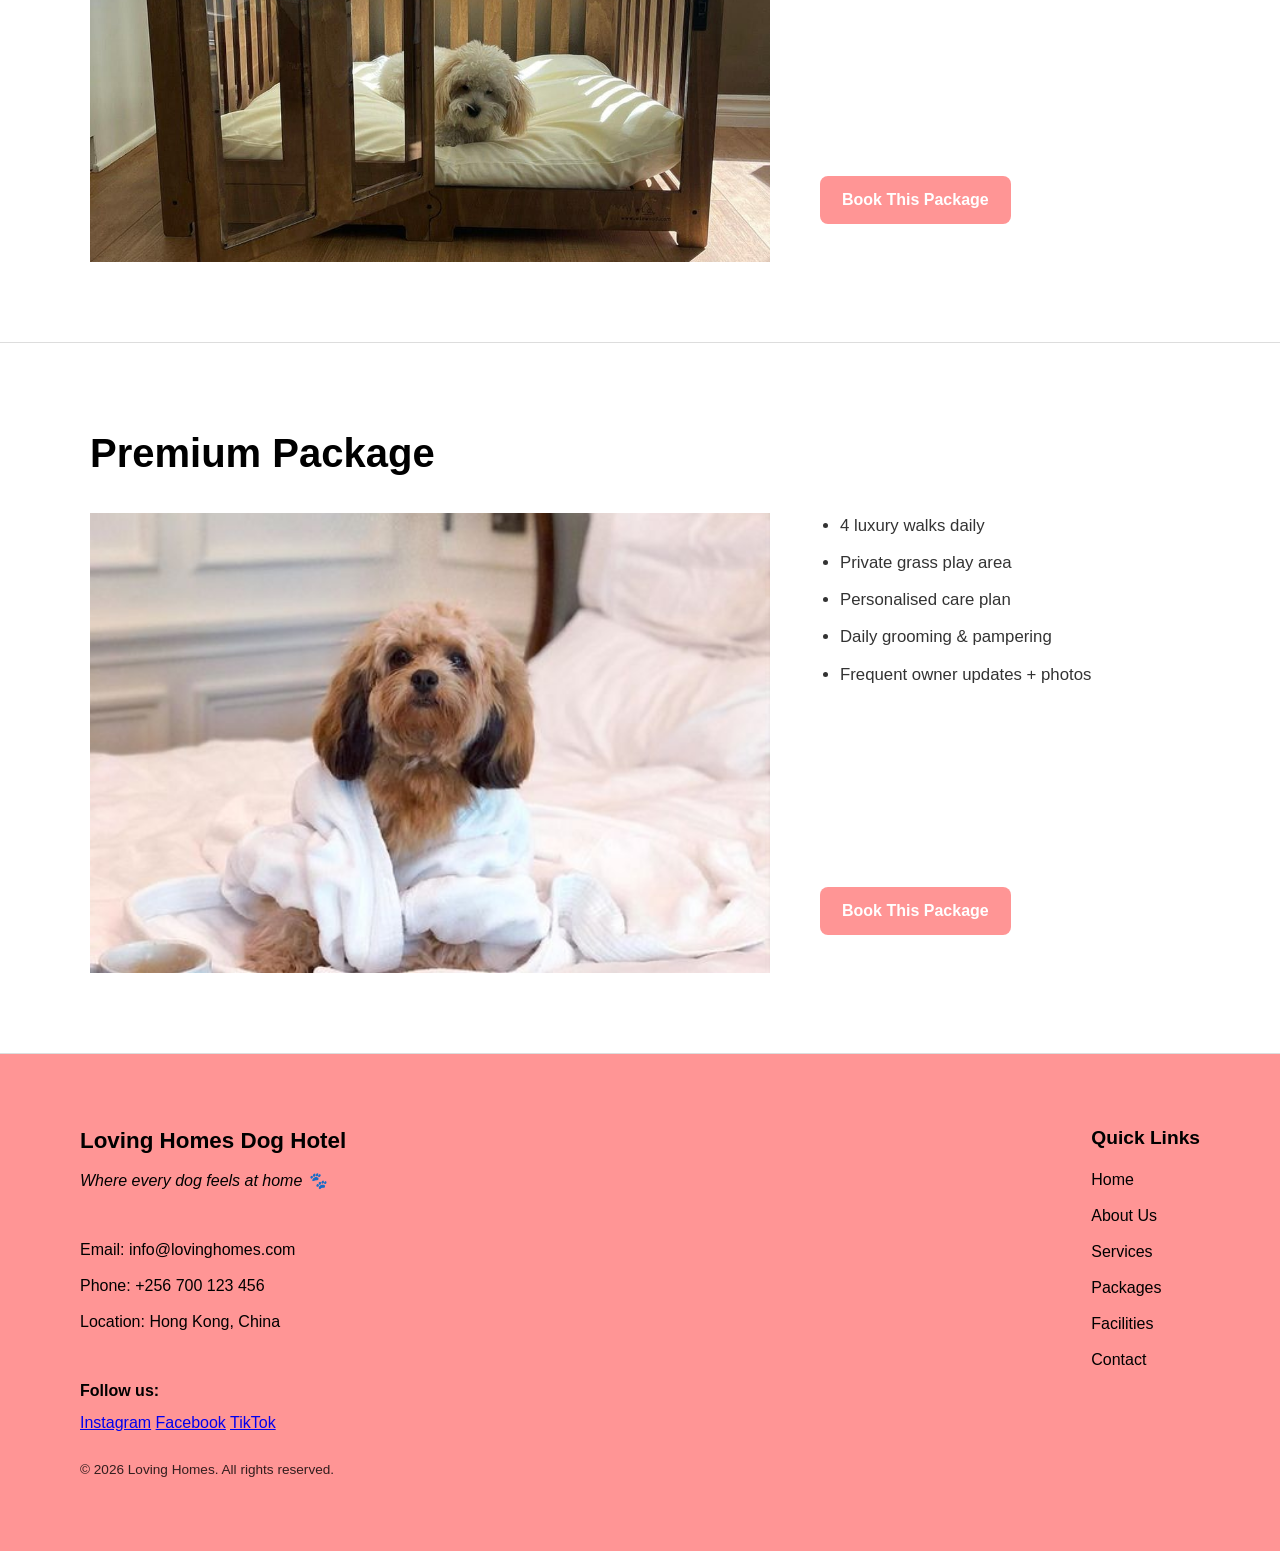
<file: packages.html>
<!DOCTYPE html>
<html lang="en">
<head>
  <meta charset="UTF-8">
  <meta name="viewport" content="width=device-width, initial-scale=1.0">
  <title>Loving Homes Dog Hotel</title>

  <link rel="stylesheet" href="style.css">
</head>

<body>

<!-- Header -->
  <header>
  <h1>LOVING HOMES</h1>

  <!-- BURGER ICON -->
  <div class="burger" onclick="toggleMenu()">
    ☰
  </div>

  <nav id="navMenu">
    <ul>
      <li><a href="index.html">Home</a></li>
      <li><a href="about.html">About Us</a></li>
      <li><a href="services.html">Services</a></li>
      <li><a href="packages.html">Packages</a></li>
      <li><a href="facilities.html">Facilities</a></li>
      <li><a href="contact.html">Contact Us</a></li>
    </ul>
  </nav>
</header>

<!-- INTRO -->
<section class="services-intro">
  <h2>Our Packages</h2>
  <p>
    At Loving Homes, we offer a range of carefully designed packages to suit different needs, whether your dog is staying for a few hours or an extended period. Each package includes care, activities, and comfort to ensure your pet feels safe, happy and well looked after.
  </p>
</section>

<!-- HEADING -->
<section class="services-heading">
  <h2>Package Details</h2>
</section>

<!-- ========== DAY PACKAGE ========== -->
<section class="package">

  <h2 class="package-title">Day Package</h2>

  <div class="package-content">

    <img src="images/daypackage.jpg" alt="Day Package">

    <div class="package-info">

      <ul class="package-list">
        <li>2 supervised walks</li>
        <li>Access to play area</li>
        <li>Agility and activity time</li>
        <li>Social interaction with other dogs</li>
        <li>Fresh water and snacks provided</li>
      </ul>

      <a href="contact.html" class="package-btn">Book This Package</a>

    </div>
  </div>
</section>

<!-- ========== CLASSIC PACKAGE ========== -->
<section class="package">

  <h2 class="package-title">Classic Package</h2>

  <div class="package-content">

    <img src="images/classicpackage.jpg" alt="Classic Package">

    <div class="package-info">

      <ul class="package-list">
        <li>3 daily walks</li>
        <li>Indoor play barn access</li>
        <li>Grooming session</li>
        <li>Comfortable resting area</li>
        <li>Daily updates for owners</li>
      </ul>

      <a href="contact.html" class="package-btn">Book This Package</a>

    </div>
  </div>
</section>

<!-- ========== PREMIUM PACKAGE ========== -->
<section class="package">

  <h2 class="package-title">Premium Package</h2>

  <div class="package-content">

    <img src="images/dogrelaxingonbed.jpg" alt="Premium Package">

    <div class="package-info">

      <ul class="package-list">
        <li>4 luxury walks daily</li>
        <li>Private grass play area</li>
        <li>Personalised care plan</li>
        <li>Daily grooming & pampering</li>
        <li>Frequent owner updates + photos</li>
      </ul>

      <a href="contact.html" class="package-btn">Book This Package</a>

    </div>
  </div>
</section>

<!-- FOOTER -->
<footer class="footer">

  <div class="footer-container">

    <div class="footer-section">
      <h3>Loving Homes Dog Hotel</h3>
      <p class="motto">Where every dog feels at home 🐾</p>

      <div class="contact-info">
        <a href="contact.html">Email: info@lovinghomes.com</a>
        <a href="contact.html">Phone: +256 700 123 456</a>
        <a href="contact.html">Location: Hong Kong, China</a>
      </div>

      <div class="socials">
        <p>Follow us:</p>
        <a href="#">Instagram</a>
        <a href="#">Facebook</a>
        <a href="#">TikTok</a>
      </div>

      <p class="copyright">
        © 2026 Loving Homes. All rights reserved.
      </p>
    </div>

    <div class="footer-section">
      <h4>Quick Links</h4>

      <div class="footer-links">
        <a href="index.html">Home</a>
        <a href="about.html">About Us</a>
        <a href="services.html">Services</a>
        <a href="packages.html">Packages</a>
        <a href="facilities.html">Facilities</a>
        <a href="contact.html">Contact</a>
      </div>
    </div>

  </div>

</footer>

<script src="script.js"></script>
</body>
</html>
</file>
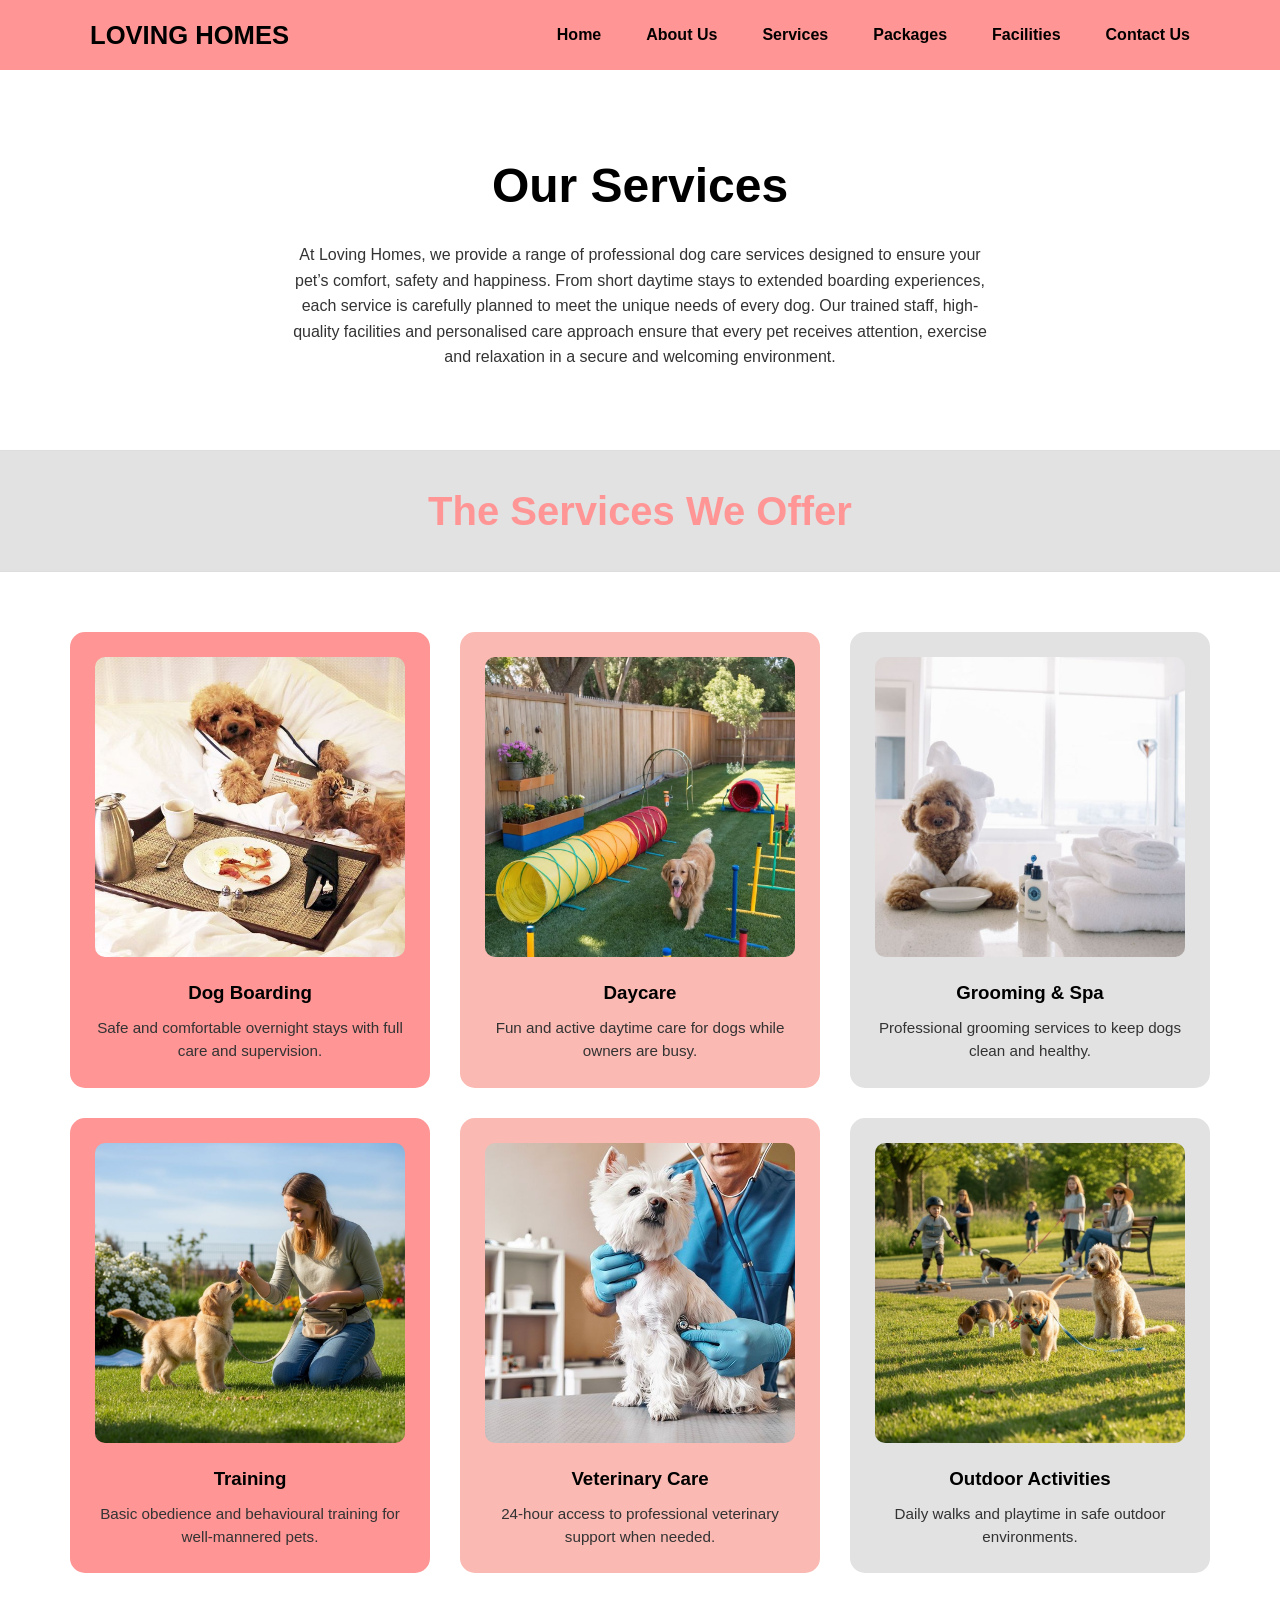
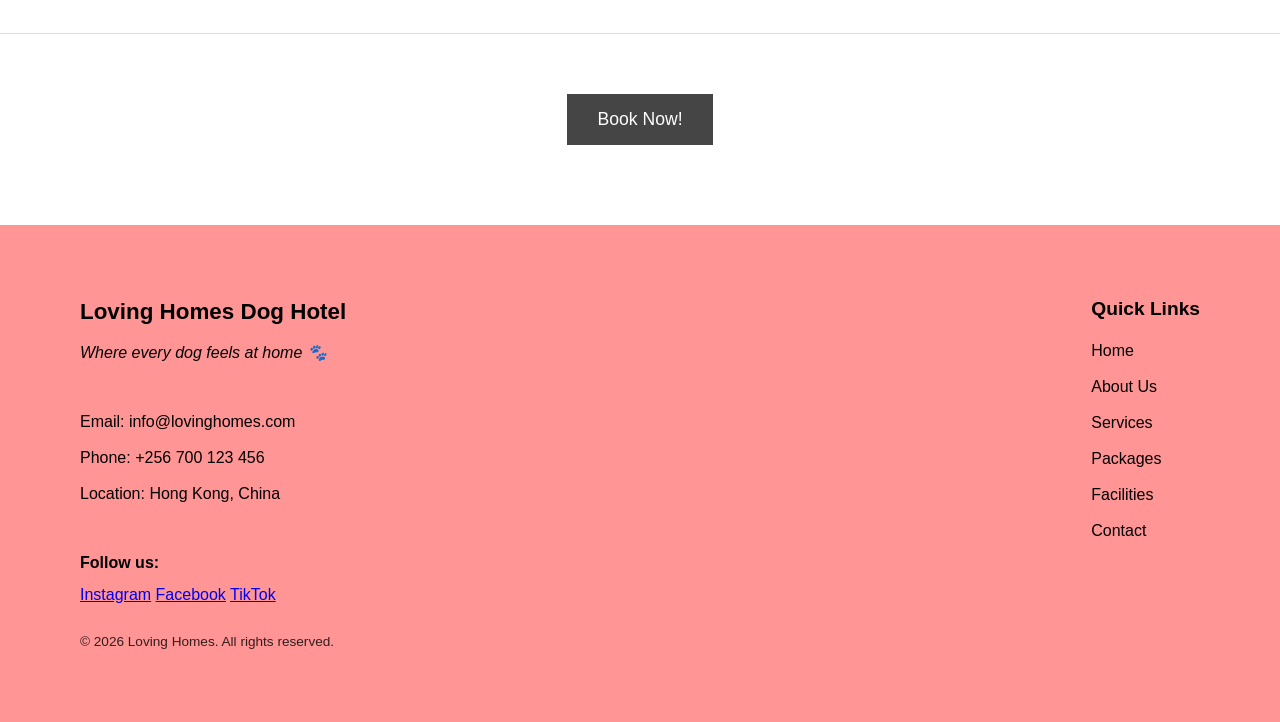
<file: services.html>
<!DOCTYPE html>
<html lang="en">
<head>
  <meta charset="UTF-8">
  <meta name="viewport" content="width=device-width, initial-scale=1.0">
  <title>Loving Homes Dog Hotel</title>

  <link rel="stylesheet" href="style.css">

</head>
<body>
  <!-- Header -->
  <header>
  <h1>LOVING HOMES</h1>

  <!-- BURGER ICON -->
  <div class="burger" onclick="toggleMenu()">
    ☰
  </div>

  <nav id="navMenu">
    <ul>
      <li><a href="index.html">Home</a></li>
      <li><a href="about.html">About Us</a></li>
      <li><a href="services.html">Services</a></li>
      <li><a href="packages.html">Packages</a></li>
      <li><a href="facilities.html">Facilities</a></li>
      <li><a href="contact.html">Contact Us</a></li>
    </ul>
  </nav>
</header>

<section class="services-intro">
  <h2>Our Services</h2>
  <p>
    At Loving Homes, we provide a range of professional dog care services designed to ensure your pet’s comfort, safety and happiness. From short daytime stays to extended boarding experiences, each service is carefully planned to meet the unique needs of every dog. Our trained staff, high-quality facilities and personalised care approach ensure that every pet receives attention, exercise and relaxation in a secure and welcoming environment.
  </p>
</section>

<section class="services-heading">
  <h2>The Services We Offer</h2>
</section>

<section class="services-cards">

  <div class="service-card">
    <img src="images/dogeating.jpg" alt="Dog Boarding">
    <h3>Dog Boarding</h3>
    <p>Safe and comfortable overnight stays with full care and supervision.</p>
  </div>

  <div class="service-card">
    <img src="images/dogdaycare.jpg" alt="Dog Daycare">
    <h3>Daycare</h3>
    <p>Fun and active daytime care for dogs while owners are busy.</p>
  </div>

  <div class="service-card">
    <img src="images/dogspa.jpg" alt="Grooming">
    <h3>Grooming & Spa</h3>
    <p>Professional grooming services to keep dogs clean and healthy.</p>
  </div>

  <div class="service-card">
    <img src="images/dogtraining.jpg" alt="Training">
    <h3>Training</h3>
    <p>Basic obedience and behavioural training for well-mannered pets.</p>
  </div>

  <div class="service-card">
    <img src="images/dogvet.jpg" alt="Veterinary Care">
    <h3>Veterinary Care</h3>
    <p>24-hour access to professional veterinary support when needed.</p>
  </div>

  <div class="service-card">
    <img src="images/daypackage.jpg" alt="Outdoor Activities">
    <h3>Outdoor Activities</h3>
    <p>Daily walks and playtime in safe outdoor environments.</p>
  </div>

</section>

  <div class="services-button">
  <a href="contact.html">
    <button class="book-now-btn">Book Now!</button>
  </a>
</div>

<footer class="footer">

  <div class="footer-container">

    <!-- LEFT -->
    <div class="footer-section">
      <h3>Loving Homes Dog Hotel</h3>
      <p class="motto">Where every dog feels at home 🐾</p>

      <div class="contact-info">
        <a href="contact.html">Email: info@lovinghomes.com</a>
        <a href="contact.html">Phone: +256 700 123 456</a>
        <a href="contact.html">Location: Hong Kong, China</a>
      </div>

      <div class="socials">
        <p>Follow us:</p>
        <a href="#">Instagram</a> 
        <a href="#">Facebook</a>
        <a href="#">TikTok</a>
      </div>

      <p class="copyright">
        © 2026 Loving Homes. All rights reserved.
      </p>
    </div>

    <!-- RIGHT -->
    <div class="footer-section">
      <h4>Quick Links</h4>

      <div class="footer-links">
        <a href="index.html">Home</a>
        <a href="about.html">About Us</a>
        <a href="services.html">Services</a>
        <a href="packages.html">Packages</a>
        <a href="facilities.html">Facilities</a>
        <a href="contact.html">Contact</a>
      </div>
    </div>

  </div>

  <script src="script.js"></script>
</body>
</html>
</file>
<file: style.css>
html, body {
  overflow-x: hidden;
}

* {
  margin: 0;
  padding: 0;
  box-sizing: border-box;
}

/* Body styling */
body {
  font-family: Arial, sans-serif;
  background-color: #ffffff;
  color: #333;
  line-height: 1.5;
  padding-top: 70px; /* same height as header */
}

/* Header bar */
header {
  background-color: #FF9595; 
  color: black;
  display: flex;
  justify-content: space-between;
  align-items: center;

  padding: 8px 90px;   /* smaller height */
  height: 70px;        /* controls navbar thickness */

  position: fixed;
  top: 0;
  left: 0;
  width: 100%;
  z-index: 1000;
}

header h1 {
  font-size: 1.6em;
}

nav ul {
  list-style: none;
  display: flex;
  gap: 45px;
}

nav ul li a {
  color: rgb(5, 0, 0);
  text-decoration: none;
  font-weight: bold;
}

nav ul li a:hover {
  text-decoration: underline;
}

/* General Section styling */
section {
  padding: 60px 70px; /* reduced so nothing gets pushed down */
  border-bottom: 1px solid #ddd;
}

/* HERO SECTION */
.hero {
  display: flex;
  align-items: center; /* vertically centered */
  justify-content: space-between;
  gap: 20px;
  min-height: calc(100vh - 70px); /* FULL screen minus header */
  padding: 0 70px; /* removes top gap */
}

/* TEXT SIDE */
.hero-text {
  width: 50%;
  padding-left: 40px;
}

.hero-text h2 {
  font-size: 4em;
  margin-bottom: 20px;
}

.hero-text p {
  margin-bottom: 20px;
  max-width: 500px;
}

/* IMAGE SIDE */
.hero-image {
  width: 50%;
  display: flex;
  justify-content: center;
}

.hero-image img {
  width: 100%;
  max-width: 600px; /* slightly bigger */
  border-radius: 15px;
}

.hero-btn {
  display: inline-block;
  background-color: #FF9595;
  color: black;
  padding: 12px 25px;
  border-radius: 5px;
  text-decoration: none;
  font-weight: bold;
  margin-top: 20px;
}

.hero-btn:hover {
  background-color: #e67b7b;
}

.book-btn {
  display: inline-block; /* 🔥 fixes position */
  margin-top: 50px;

  background-color: #FF9595;
  color: white;
  padding: 14px 30px;
  font-size: 1.1em;

  border-radius: 5px;
  text-decoration: none; /* 🔥 removes underline */
  text-align: center;
}

/* Buttons */
button {
  background-color: #FF9595;
  color: rgb(0, 0, 0);
  border: none;
  padding: 12px 25px;
  cursor: pointer;
  font-size: 1em;
  border-radius: 5px;
  margin-top: 20px;
}

button:hover {
  background-color: #e67b7b;
}



.about-preview {
  background-color: #E2E2E2;
  display: flex;
  align-items: center;
  justify-content: space-between;
  gap: 40px;
  padding: 80px 70px;
}

/* IMAGE SIDE */
.about-image {
  flex: 1.2;
  display: flex;
  justify-content: center;
}

.about-image img {
  width: 100%;
  max-width: 650px;  /* bigger */
  height: auto;
  border-radius: 0;  /* straight edges */
  object-fit: cover;
}

/* TEXT SIDE */
.about-text {
  flex: 1;
}

.about-text h2 {
  color: #FF9595;
  font-size: 3em;
  margin-bottom: 20px;
}

.about-text p {
  font-size: 1.1em;
  max-width: 500px;
  margin-bottom: 30px;
  line-height: 1.6;
}

/* BUTTON */
.about-btn {
  display: inline-block;
  background-color: #FF9595;
  color: white;
  padding: 12px 25px;
  border-radius: 5px;
  text-decoration: none;
  font-weight: bold;
}

.about-btn:hover {
  background-color: #e67b7b;
}


/* Footer */
footer {
  background-color: #333;
  color: white;
  text-align: center;
  padding: 30px 20px;
}




.packages {
  background-color: white;
  padding: 80px 70px;
  text-align: center;
}

.packages h2 {
  font-size: 3em;
  color: black;
  margin-bottom: 50px;
}

.package-container {
  display: flex;
  justify-content: space-between;
  gap: 30px;
}

/* MAKE CARDS BIGGER */
.package-card {
  background-color: #E2E2E2;
  flex: 1;
  min-width: 280px;   /* prevents them getting too small */
  padding: 20px;
  text-align: center;
}

.package-card img {
  width: 100%;
  height: 350px;
  object-fit: cover; /* better for aesthetics in cards */
  border-radius: 0;
  margin-bottom: 15px;
}

.package-card h3 {
  margin-bottom: 15px;
  font-size: 1.5em;
  color: black;
}

/* BUTTON */
.pkg-btn {
  display: inline-block;
  background-color: #FF9595;
  color: white;
  padding: 10px 20px;
  text-decoration: none;
  border-radius: 5px;
  font-weight: bold;
}

.pkg-btn:hover {
  background-color: #e67b7b;
}



.facilities {
  background-color: #E2E2E2;
  padding: 100px 70px;
  text-align: center;
}

.facilities h2 {
  font-size: 3em;
  color: black;
  margin-bottom: 60px;
}

/* GRID */
.facility-grid {
  display: grid;
  grid-template-columns: 1fr 1fr;
  gap: 40px;
  max-width: 1200px;
  margin: 0 auto;
}

/* CARD */
.facility-card {
  background-color: #FF9595;
  display: flex;
  justify-content: space-between;
  align-items: center;
  padding: 25px;

  height: 260px;   /* BIGGER CARD */
  overflow: hidden;
  border-radius: 10px;

  transition: transform 0.3s ease;
}

/* HOVER EFFECT */
.facility-card:hover {
  transform: scale(1.03);
}

/* TEXT */
.facility-text {
  color: black;
  font-size: 1.5em;
  font-weight: bold;
  width: 50%;
  text-align: left;
  padding-right: 10px;
}

/* IMAGE */
.facility-card img {
  width: 50%;
  height: 100%;
  object-fit: cover;
  display: block;
}

/* BUTTON */
.book-btn {
  margin-top: 50px;
  background-color: #FF9595;
  color: white;
  border: none;
  padding: 14px 30px;
  font-size: 1.1em;
  cursor: pointer;
  border-radius: 5px;
}

.book-btn:hover {
  background-color: #e67b7b;
}



.footer {
  background-color: #FF9595;
  padding: 70px 80px;
  color: black;
}

/* FULL WIDTH CONTROL (NO CENTERING CONTAINER) */
.footer-container {
  display: flex;
  justify-content: space-between;
  align-items: flex-start;

  gap: 120px;

  width: 100%;
}

/* LEFT SIDE (ANCHORED LEFT) */
.footer-section:first-child {
  text-align: left;
}

/* RIGHT SIDE (ANCHORED RIGHT BUT NOT STUCK) */
.footer-section:last-child {
  text-align: left;
  margin-left: auto;
}

/* TITLES */
.footer-section h3 {
  font-size: 1.4em;
  font-weight: bold;
  margin-bottom: 12px;
  text-align: left;
}

.footer-section h4 {
  font-size: 1.2em;
  font-weight: bold;
  margin-bottom: 15px;
}

/* MOTTO */
.motto {
  margin-bottom: 25px;
  font-style: italic;
  line-height: 1.5;
}

/* CONTACT */
.contact-info {
  display: flex;
  flex-direction: column;
  gap: 12px;
  margin-top: 45px;
  margin-bottom: 45px;
  align-items: flex-start;
}

.contact-info a {
  color: black;
  text-decoration: none;
  line-height: 1.5;
}

/* SOCIALS */
.socials {
  margin-bottom: 25px;
}

.socials p {
  font-weight: bold;
  margin-bottom: 8px;
}

/* LINKS */
.footer-links {
  display: flex;
  flex-direction: column;
  gap: 12px;
}

.footer-links a {
  color: black;
  text-decoration: none;
}

/* COPYRIGHT */
.copyright {
  font-size: 0.85em;
  margin-top: 25px;
  opacity: 0.8;
}


/*!!!!NEW PAGE 
SERVICES SECTION!!!*/

.services-intro {
  padding: 80px 20px;
  text-align: center;
}

.services-intro h2 {
  font-size: 3em;
  margin-bottom: 20px;
  color: black;
}

.services-intro p {
  max-width: 700px;
  margin: 0 auto;
  line-height: 1.6;
}

.services-heading {
  background-color: #E2E2E2;
  padding: 30px 20px;
  text-align: center;
}

.services-heading h2 {
  color: #FF9595;
  font-size: 2.5em;
  margin: 0;
}

.services-cards {
  display: grid;
  grid-template-columns: repeat(3, 1fr);
  gap: 30px;
  padding: 60px 70px;
}


.service-card {
  padding: 25px;
  text-align: center;
  transition: transform 0.3s ease;

  border-radius: 15px; /* 🔥 curved edges */
}

/* DIFFERENT COLORS */
.service-card:nth-child(1),
.service-card:nth-child(4) {
  background-color: #FF9595;
}

.service-card:nth-child(2),
.service-card:nth-child(5) {
  background-color: #FAB9B2;
}

.service-card:nth-child(3),
.service-card:nth-child(6) {
  background-color: #E2E2E2;
}

/* IMAGE */
.service-card img {
  width: 100%;
  height: 300px; /* ⬆️ bigger image */
  object-fit: cover;
  margin-bottom: 15px;

  border-radius: 10px; /* slight curve on image too */
}

/* TEXT */
.service-card h3 {
  color: black;
  margin-bottom: 10px;
}

.service-card p {
  font-size: 0.95em;
}

/* HOVER */
.service-card:hover {
  transform: translateY(-5px);
}
.services-button {
  text-align: center;
  margin: 40px 0 80px 0;
}

.book-now-btn {
  background-color: #454545;
  color: white;
  border: none;
  padding:15px 30px;
  font-size: 1.1em;
  border-radius: 0px;
  cursor: pointer;
  transition: 0.3s ease;
}

.book-now-btn:hover {
  background-color: #FF9595;
  transform: scale(1.05);
}


/*NEW PAGE
PACKAGES PAGEEEE*/

/* PACKAGE SECTION */
/* PACKAGE SECTION */
.package {
  padding: 80px 90px;
  border-bottom: 1px solid #ddd;
}

.package-title {
  font-size: 2.5em;
  color: black;
  margin-bottom: 30px;
}

/* FLEX ONLY FOR IMAGE + TEXT */
.package-content {
  display: flex;
  align-items: flex-start;
  gap: 50px;
}

/* IMAGE */
.package-content img {
  width: 680px;
  height: 460px;
  object-fit: cover;
}

/* LIST + BUTTON WRAPPER */
.package-text {
  flex: 1;
}

/* LIST */
.package-list {
  padding-left: 20px;
  margin-bottom: 200px;
}

.package-list li {
  margin-bottom: 12px;
  font-size: 1.05em;
}

/* BUTTON UNDER LIST */
.package-btn {
  display: inline-block;
  background-color: #FF9595;
  color: white;
  padding: 12px 22px;
  border-radius: 8px;
  text-decoration: none;
  font-weight: bold;
  transition: 0.3s ease;
}

.package-btn:hover {
  background-color: #e67b7b;
  transform: scale(1.05);
}

/*NEW PAGE
FACILITIES!!!!*/

/* ROOMS SECTION */
.rooms {
  padding: 80px 70px;
}

.rooms-main-title {
  font-size: 2.5em;
  margin-bottom: 50px;
  color: black;
}

/* EACH ROOM ROW */
.room {
  display: flex;
  align-items: center;
  gap: 40px;
  margin-bottom: 60px;
}

/* IMAGE */
.room img {
  width: 45%;
  height: 400px;
  object-fit: cover;
}

/* TEXT */
.room-text {
  width: 55%;
}

.room-text h3 {
  font-size: 1.8em;
  margin-bottom: 15px;
}

.room-text p {
  line-height: 1.7;
}



/*NEW PAGE
ABOUT USS!!!!*/

.problem-section {
  background-color: white;
  padding: 90px 70px;
  text-align: center; /* THIS centers everything */
}

.problem-section h2 {
  font-size: 2.5em;
  color: black;
  margin-bottom: 25px;
}

.problem-section p {
  max-width: 800px; /* keeps it readable */
  margin: 0 auto;   /* centers the paragraph block */
  line-height: 1.7;
}




/*NEW PAGEEE
CONTACT USSSS!!!!!*/

/* CONTACT SECTION */
.contact-section {
  background-color: white;
  padding: 40px 70px;
  text-align: center;
}

.contact-section h2 {
  font-size: 2.5em;
  margin-bottom: 40px;
  color: black;
}

/* CARDS LAYOUT */
.contact-cards {
  display: flex;
  justify-content: center;
  gap: 25px;
  flex-wrap: wrap;
}

/* CARD BASE */
.contact-card {
  width: 220px;
  height: 180px;
  border-radius: 15px;
  padding: 20px;
  display: flex;
  flex-direction: column;
  justify-content: center;
  color: black;
}

/* COLOURS */
.contact-card.pink {
  background-color: #FF9595;
}

.contact-card.light-pink {
  background-color: #FAB9B2;
}

.contact-card.grey {
  background-color: #E2E2E2;
}

/* BUTTON */
.contact-btn-container {
  margin-top: 50px;
}

.contact-btn {
  background-color: #333333; /* dark grey */
  color: white;
  padding: 12px 30px;
  text-decoration: none;
  border-radius: 5px;
  font-size: 1.1em;
}

.contact-btn:hover {
  background-color: #222222;
}


.contact-form-section {
  background-color: #E2E2E2;
  padding: 90px 70px;
  text-align: center;
}

.contact-form-section h2 {
  font-size: 2.5em;
  margin-bottom: 40px;
}

/* FORM BOX */
form {
  max-width: 800px;
  margin: 0 auto;
}

/* EMAIL + PHONE ROW */
.row {
  display: flex;
  align-items: center;
  gap: 10px;
  margin-bottom: 20px;
}

/* INPUTS */
input, textarea {
  background-color: #FF9595;
  border: none;
  padding: 15px;
  border-radius: 10px;
  font-size: 1em;
  width: 100%;
  outline: none;
}

/* OR TEXT */
.or-text {
  font-weight: bold;
}

/* NAME INPUT */
.full-input {
  margin-bottom: 20px;
}

/* MESSAGE BOX BIGGER */
textarea {
  height: 150px;
  margin-bottom: 20px;
  resize: none;
}

/* BUTTON */
button {
  background-color: #333333;
  color: white;
  padding: 12px 30px;
  border: none;
  border-radius: 5px;
  cursor: pointer;
}

button:hover {
  background-color: #222222;
}

/* SUCCESS MESSAGE */
#successMessage {
  display: none;
  margin-top: 20px;
  color: green;
  font-weight: bold;
}

#errorMessage {
  color: red;
  margin-top: 15px;
  font-weight: bold;
}

#successMessage {
  color: green;
  margin-top: 15px;
  font-weight: bold;
  display: none;
}


/* =========================
   BURGER MENU (DESKTOP HIDDEN)
========================= */

.burger {
  display: none;
  font-size: 2em;
  cursor: pointer;
}

/* =========================
   MOBILE VIEW SECTION FIXED
========================= */

@media screen and (max-width: 768px) {

  /* PREVENT OVERFLOW */
  html, body {
    overflow-x: hidden;
  }

  body {
    padding-top: 70px;
  }

  section {
    padding: 50px 20px;
  }

  /* HEADER */
  header {
    flex-direction: row;
    justify-content: space-between;
    align-items: center;
    padding: 15px 20px;
    height: auto;
    position: fixed;
  }

  header h1 {
    font-size: 1.3em;
    white-space: nowrap;
  }

  /* BURGER ICON */
  .burger {
    display: block;
    position: absolute;
    right: 20px;
    top: 18px;
  }

  /* NAV MENU */
  nav {
    width: 100%;
  }

  nav ul {
    display: none;
    flex-direction: column;
    background-color: #FF9595;
    position: absolute;
    top: 70px;
    left: 0;
    width: 100%;
    padding: 20px 0;
    text-align: center;
  }

  nav ul.show {
    display: flex;
  }

  nav ul li {
    padding: 10px 0;
  }

  /* HERO */
  .hero {
    flex-direction: column;
    text-align: center;
    height: auto;
  }

  .hero-text,
  .hero-image {
    width: 100%;
    padding-left: 0;
  }

  .hero-text h2 {
    font-size: 2.2em;
  }

  /* ABOUT */
  .about-preview {
    flex-direction: column;
    text-align: center;
    gap: 20px;
  }

  .about-text h2 {
    font-size: 2em;
  }

  .about-image img {
    width: 100%;
    height: auto;
  }

  /* 🔥 SERVICES */
  .services-cards {
    grid-template-columns: 1fr !important;
  }

  /* 🔥 PACKAGES (HOME PAGE) */
  .package-container {
    flex-direction: column !important;
    align-items: center;
    gap: 20px;
  }

  .package-card img {
    height: 250px;
  }

  /* 🔥 PACKAGES PAGE */
  .package-content {
    flex-direction: column !important;
  }

  /* FACILITIES */
  .facility-grid {
    grid-template-columns: 1fr;
  }

  .facility-card {
    flex-direction: column;
    height: auto;
  }

  .facility-text,
  .facility-card img {
    width: 100%;
  }

  /* ROOMS */
  .room {
    flex-direction: column;
    text-align: center;
  }

  .room img,
  .room-text {
    width: 100%;
  }

  /* CONTACT */
  .contact-cards {
    flex-direction: column;
    align-items: center;
  }

  .row {
    flex-direction: column;
  }

  /* IMAGES */
  img {
    max-width: 100%;
    height: auto;
    display: block;
  }

  /* TEXT */
  h1 {
    font-size: 1.4em;
  }

  h2 {
    font-size: 2em;
  }

  /* BUTTONS */
  button,
  .contact-btn,
  .package-btn,
  .pkg-btn {
    width: 100%;
  }

  /* =========================
     🔥 FOOTER FIX (MOBILE ONLY)
  ========================= */

  .footer {
    padding: 50px 20px;
  }

  .footer-container {
    flex-direction: column;
    gap: 40px;
    align-items: center;
    text-align: center;
  }

  .footer-section {
    width: 100%;
  }

  .footer-section:first-child,
  .footer-section:last-child {
    margin-left: 0;
    text-align: center;
  }

  .contact-info {
    align-items: center;
  }

  .footer-links {
    align-items: center;
  }

  .footer a,
  .footer p {
    word-break: break-word;
  }

}
</file>
